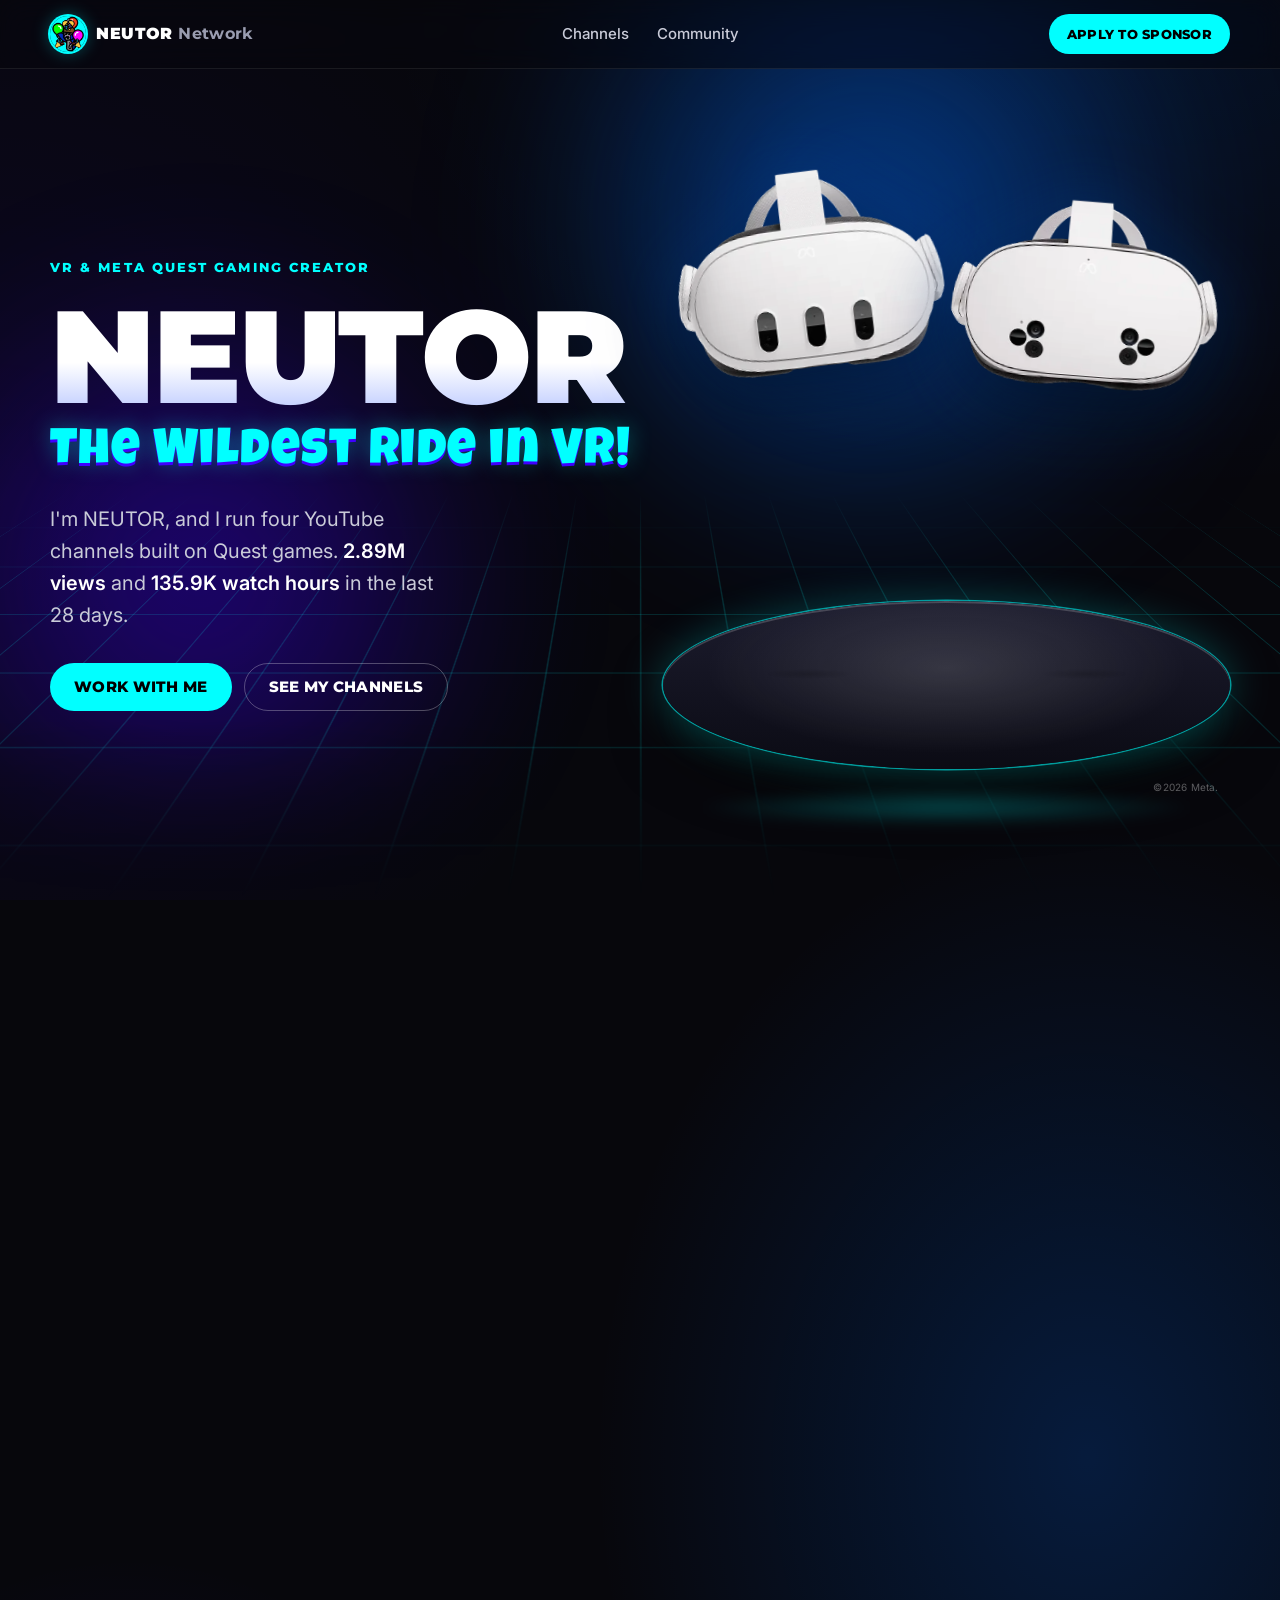
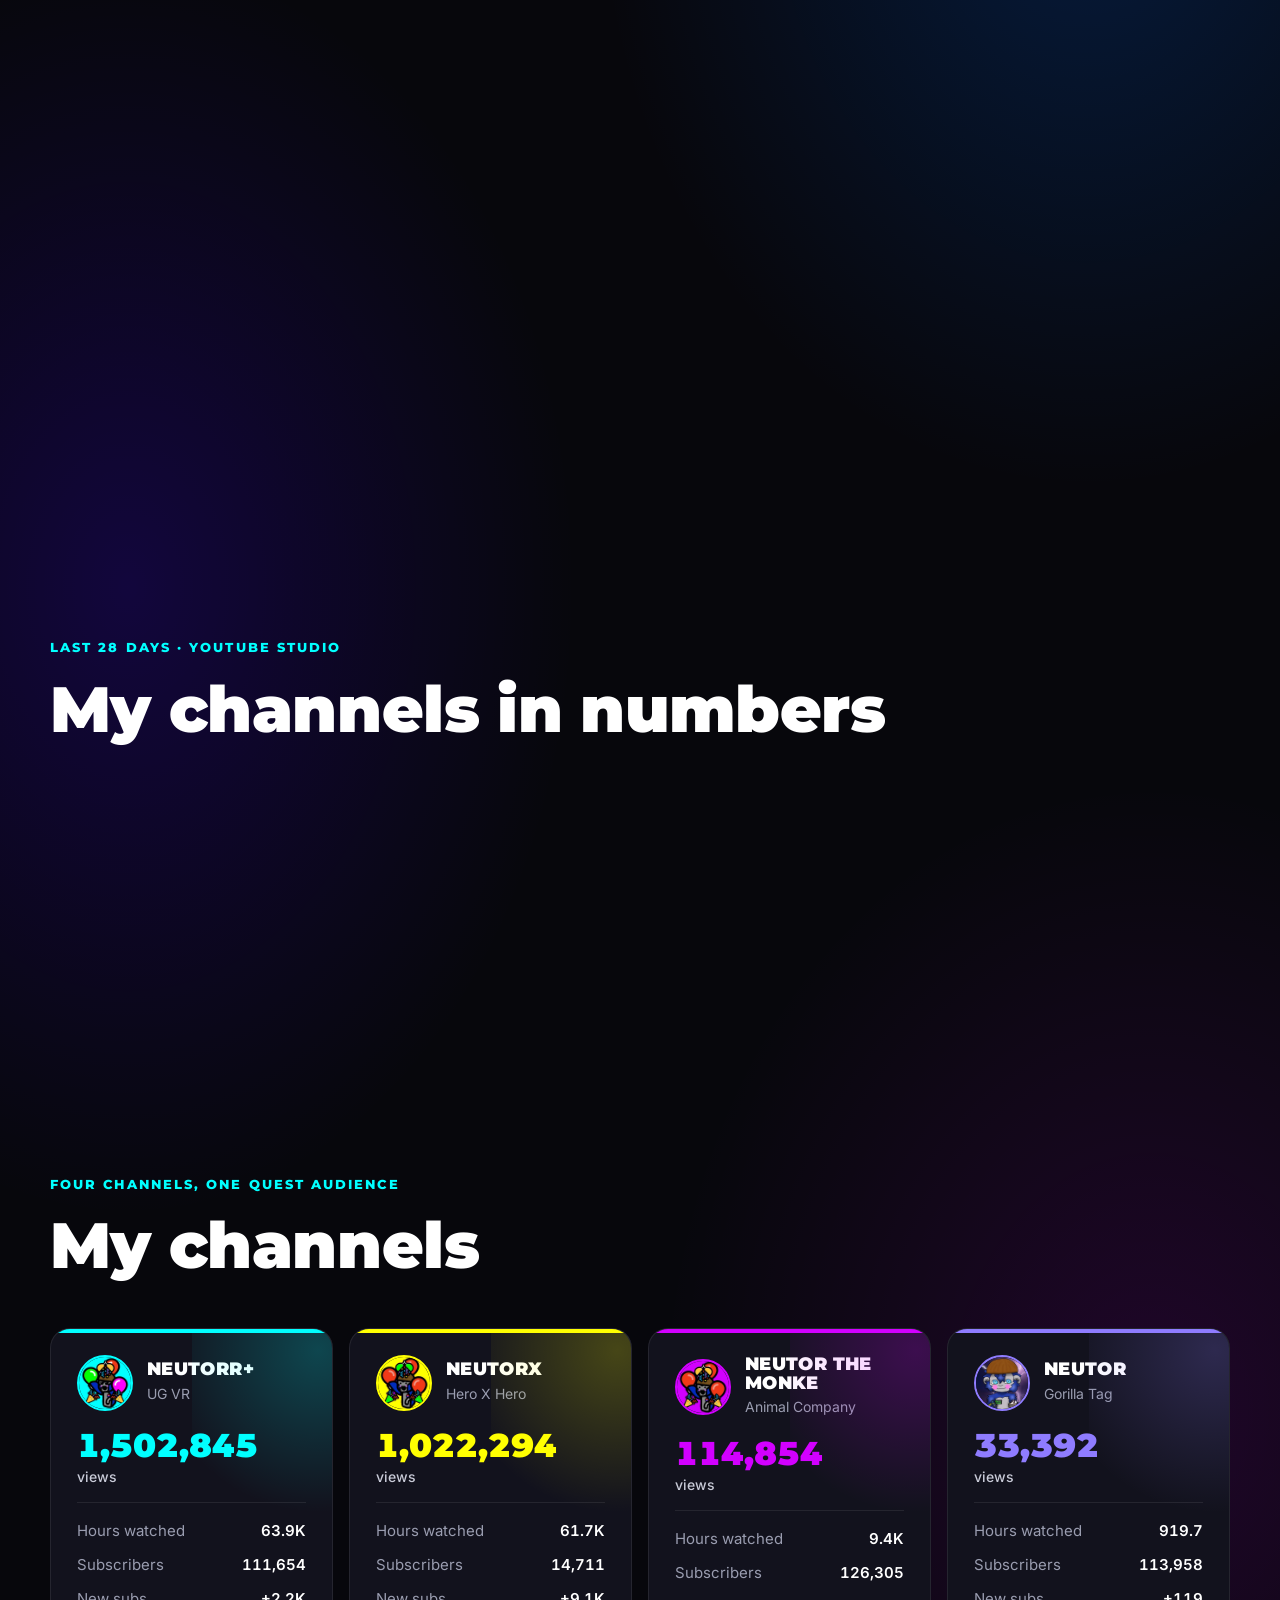
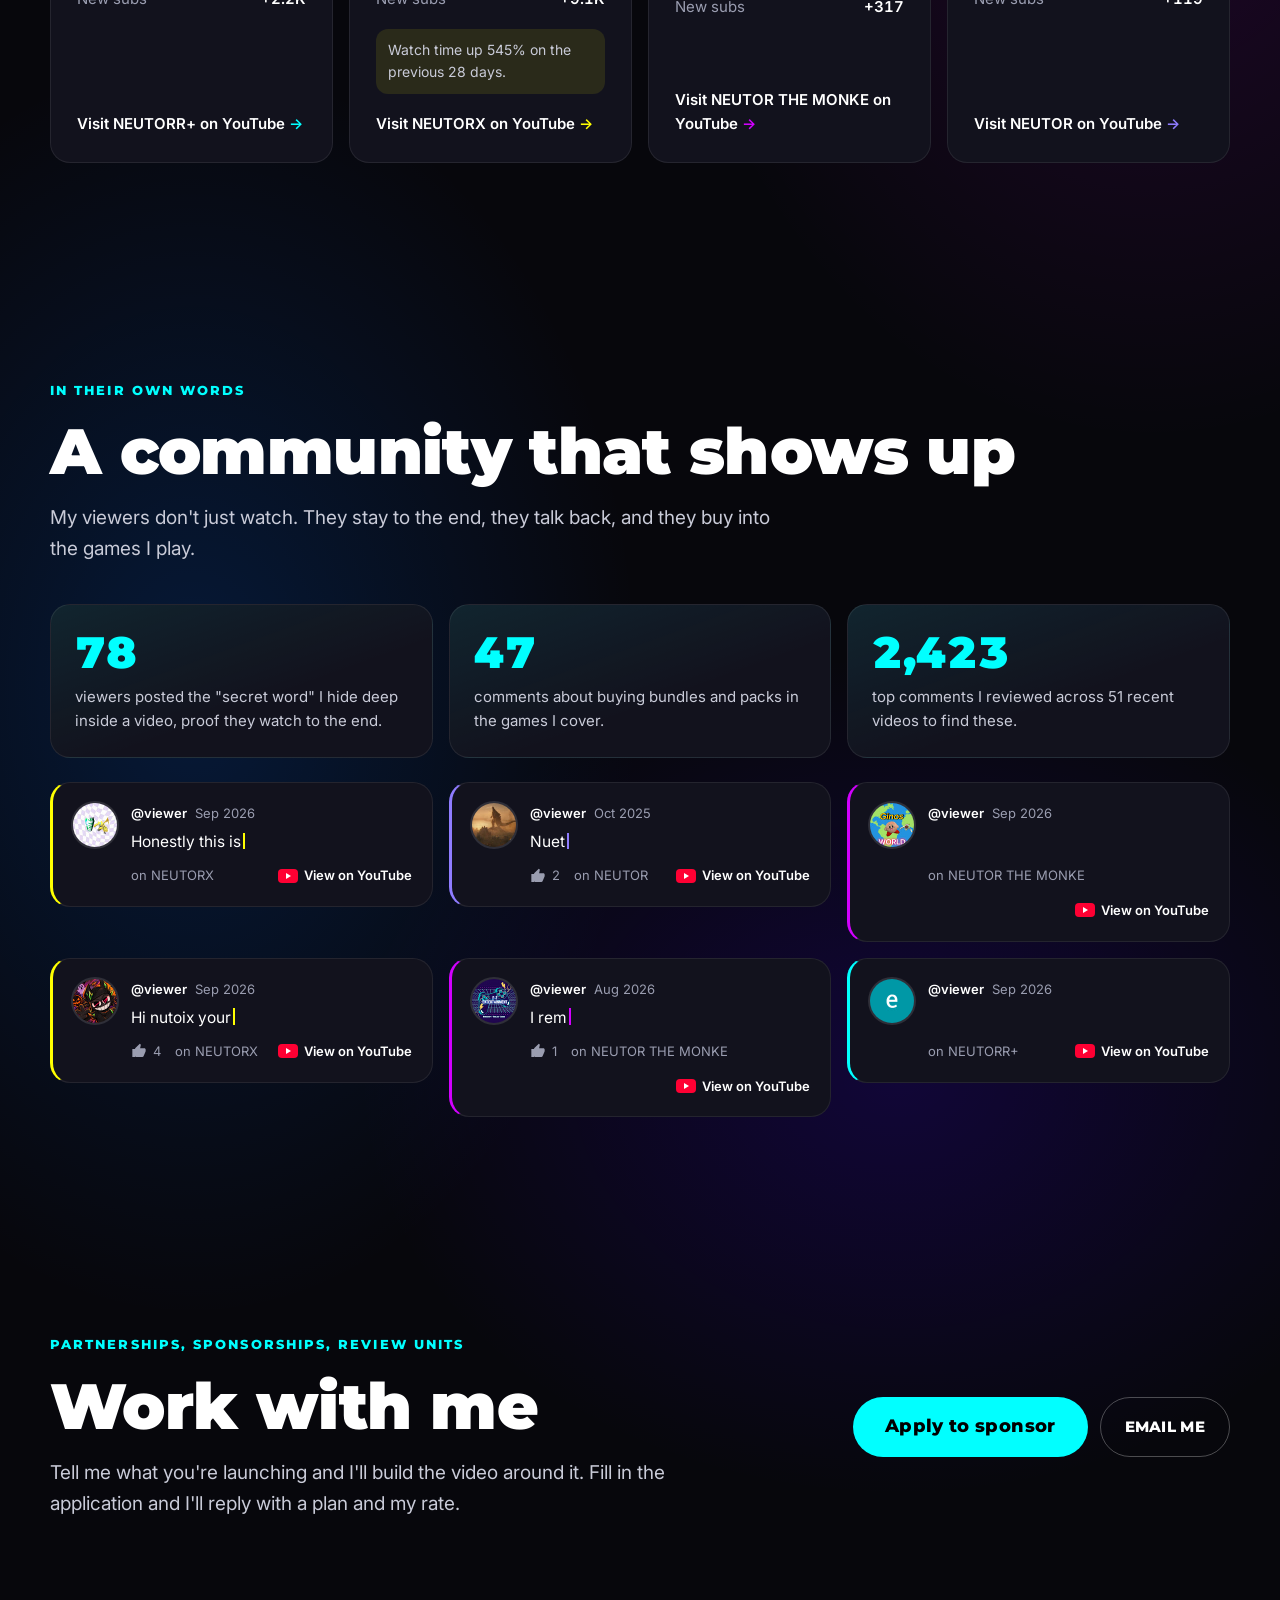
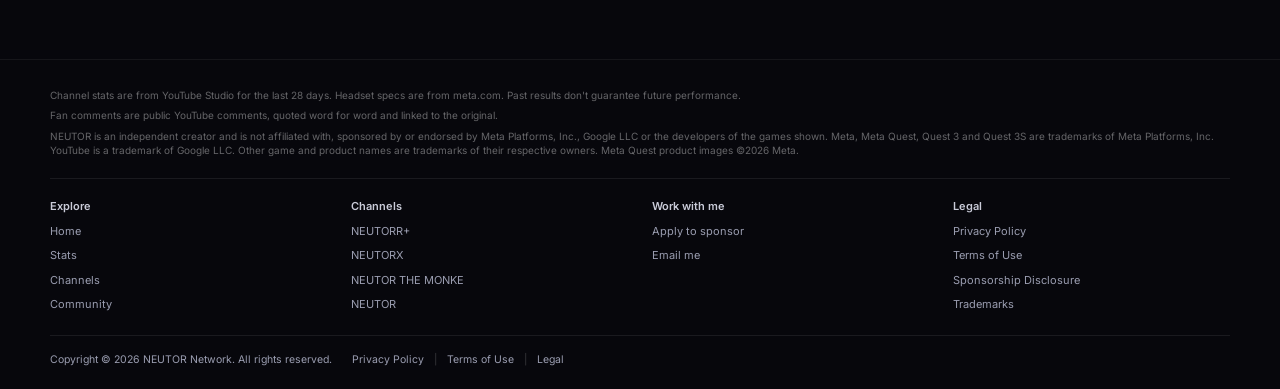
<file: index.html>
<!doctype html>
<html lang="en">
<head>
  <meta charset="utf-8">
  <meta name="viewport" content="width=device-width, initial-scale=1">
  <title>NEUTOR | VR &amp; Meta Quest Gaming Creator</title>
  <meta name="description" content="NEUTOR runs four YouTube channels covering UG VR, Hero X Hero, Animal Company and Gorilla Tag on Meta Quest: 2.89M views and 135.9K watch hours in the last 28 days.">
  <meta name="theme-color" content="#07070c">
  <meta property="og:title" content="NEUTOR | VR &amp; Meta Quest Gaming Creator">
  <meta property="og:description" content="Four Quest gaming channels. 2.89M views and 135.9K watch hours in the last 28 days.">
  <meta property="og:type" content="website">
  <link rel="icon" type="image/png" href="assets/favicon.png">
  <link rel="preconnect" href="https://fonts.googleapis.com">
  <link rel="preconnect" href="https://fonts.gstatic.com" crossorigin>
  <link href="https://fonts.googleapis.com/css2?family=Inter:wght@400;500;600&family=Luckiest+Guy&family=Montserrat:wght@700;800;900&display=swap" rel="stylesheet">
  <!-- Headline style switch: add ?title=network to the URL for the original "NEUTOR Network" headline -->
  <script>if (/[?&]title=network\b/.test(location.search)) document.documentElement.classList.add("title-network");</script>
  <link rel="stylesheet" href="styles.css?v=20261007a">
</head>
<body>
  <a class="skip-link" href="#main">Skip to content</a>

  <header class="site-header">
    <div class="wrap header-inner">
      <a class="brand" href="#top" aria-label="NEUTOR Network, back to top">
        <img class="brand-mark" src="assets/pfp-neutorr-plus.webp" width="36" height="36" alt="">
        <span class="brand-text">NEUTOR <span>Network</span></span>
      </a>
      <nav aria-label="Main">
        <ul class="nav-list">
          <li><a href="#channels">Channels</a></li>
          <li><a href="#community">Community</a></li>
        </ul>
      </nav>
      <a class="btn btn-primary btn-sm" href="apply.html">Apply to sponsor</a>
    </div>
  </header>

  <main id="main">
    <!-- HERO: headsets float, then drop onto the platform as you scroll -->
    <section class="scene" id="top" aria-labelledby="hero-title">
      <div class="scene-sticky">
        <div class="scene-bg" aria-hidden="true">
          <div class="glow glow-blue"></div>
          <div class="glow glow-indigo"></div>
          <div class="floor"></div>
        </div>

        <div class="wrap scene-grid">
          <div class="hero-copy">
            <p class="eyebrow">VR &amp; Meta Quest gaming creator</p>
            <div class="hero-lockup">
            <h1 id="hero-title" class="hero-title"><span class="t-new">NEUTOR</span><span class="t-classic">NEUTOR <br>Network</span></h1>
            <p class="hero-tagline t-new">The Wildest Ride in VR!</p>
            </div>
            <p class="hero-lead">I'm NEUTOR, and I run four YouTube channels built on Quest games. <strong>2.89M views</strong> and <strong>135.9K watch hours</strong> in the last 28 days.</p>
            <div class="hero-actions">
              <a class="btn btn-primary" href="#contact">Work with me</a>
              <a class="btn btn-ghost" href="#channels">See my channels</a>
            </div>
          </div>

          <div class="stage">
            <figure class="headset" data-headset="0">
              <div class="headset-body">
                <div class="flip" tabindex="0">
                  <div class="flip-inner">
                    <div class="flip-front">
                      <img src="assets/quest-3.webp" width="392" height="294" alt="Meta Quest 3 headset." decoding="async" fetchpriority="high">
                      <span class="spec-badge" aria-hidden="true">i</span>
                    </div>
                    <div class="flip-back" aria-hidden="true">
                      <p class="flip-title">Meta Quest 3</p>
                      <dl class="spec">
                        <div><dt>Display</dt><dd>2064 × 2208 / eye</dd></div>
                        <div><dt>Lenses</dt><dd>Pancake</dd></div>
                        <div><dt>Field of view</dt><dd>110° horizontal</dd></div>
                        <div><dt>Chip</dt><dd>XR2 Gen 2 · 8GB</dd></div>
                        <div><dt>Storage</dt><dd>512GB</dd></div>
                      </dl>
                      <p class="flip-why">30% more pixels and a wider view than 3S.</p>
                    </div>
                  </div>
                </div>
              </div>
              <div class="headset-shadow" aria-hidden="true"></div>
              <figcaption class="headset-label">Meta Quest 3</figcaption>
            </figure>
            <figure class="headset" data-headset="1">
              <div class="headset-body">
                <div class="flip" tabindex="0">
                  <div class="flip-inner">
                    <div class="flip-front">
                      <img src="assets/quest-3s.webp" width="407" height="284" alt="Meta Quest 3S headset." decoding="async">
                      <span class="spec-badge" aria-hidden="true">i</span>
                    </div>
                    <div class="flip-back" aria-hidden="true">
                      <p class="flip-title">Meta Quest 3S</p>
                      <dl class="spec">
                        <div><dt>Display</dt><dd>1832 × 1920 / eye</dd></div>
                        <div><dt>Lenses</dt><dd>Fresnel</dd></div>
                        <div><dt>Field of view</dt><dd>96° horizontal</dd></div>
                        <div><dt>Chip</dt><dd>XR2 Gen 2 · 8GB</dd></div>
                        <div><dt>Storage</dt><dd>128GB / 256GB</dd></div>
                      </dl>
                      <p class="flip-why">Same chip as Quest 3 at a lower price.</p>
                    </div>
                  </div>
                </div>
              </div>
              <div class="headset-shadow" aria-hidden="true"></div>
              <figcaption class="headset-label">Meta Quest 3S</figcaption>
            </figure>
            <p class="img-credit">©2026 Meta.</p>
            <div class="platform" aria-hidden="true">
              <div class="platform-top"></div>
              <div class="platform-ring"></div>
            </div>
          </div>
        </div>
      </div>
    </section>

    <!-- NUMBERS -->
    <section class="section numbers" id="numbers" aria-labelledby="numbers-title">
      <div class="wrap">
        <p class="eyebrow">Last 28 days · YouTube Studio</p>
        <h2 id="numbers-title" class="section-title">My channels in numbers</h2>
        <ul class="stat-grid" role="list">
          <li class="stat stat-cyan">
            <span class="stat-value" aria-hidden="true" data-count="2893947" data-format="int">2,893,947</span>
            <span class="visually-hidden">2,893,947</span>
            <span class="stat-label">views across all four channels</span>
          </li>
          <li class="stat">
            <span class="stat-value" aria-hidden="true" data-count="135.9" data-format="k1">135.9K</span>
            <span class="visually-hidden">135.9 thousand</span>
            <span class="stat-label">hours watched across all four channels</span>
          </li>
          <li class="stat">
            <span class="stat-value" aria-hidden="true" data-count="366628" data-format="int">366,628</span>
            <span class="visually-hidden">366,628</span>
            <span class="stat-label">combined subscribers</span>
          </li>
          <li class="stat">
            <span class="stat-value" aria-hidden="true" data-count="11.7" data-format="k1plus">+11.7K</span>
            <span class="visually-hidden">11.7 thousand</span>
            <span class="stat-label">new subscribers this month</span>
          </li>
        </ul>
      </div>
    </section>

    <!-- CHANNELS -->
    <section class="section channels" id="channels" aria-labelledby="channels-title">
      <div class="wrap">
        <p class="eyebrow">Four channels, one Quest audience</p>
        <h2 id="channels-title" class="section-title">My channels</h2>
        <ul class="channel-grid" role="list">
          <li class="channel" style="--accent:#01ffff">
            <div class="channel-head">
              <img class="avatar" src="assets/pfp-neutorr-plus.webp" width="56" height="56" alt="">
              <div>
                <h3 class="channel-name">NEUTORR+</h3>
                <p class="channel-game">UG VR</p>
              </div>
            </div>
            <p class="channel-big"><span data-count="1626814" data-format="int" aria-hidden="true">1,626,814</span><span class="visually-hidden">1,626,814</span> <span class="unit">views</span></p>
            <dl class="channel-stats">
              <div><dt>Hours watched</dt><dd>63.9K</dd></div>
              <div><dt>Subscribers</dt><dd>111,654</dd></div>
              <div><dt>New subs</dt><dd>+2.2K</dd></div>
            </dl>
            <a class="channel-link" href="https://www.youtube.com/@NEUTOR_VRR" target="_blank" rel="noopener">Visit NEUTORR+ on YouTube<span class="visually-hidden"> (opens in a new tab)</span></a>
          </li>

          <li class="channel" style="--accent:#ffff01">
            <div class="channel-head">
              <img class="avatar" src="assets/pfp-neutorx.webp" width="56" height="56" alt="">
              <div>
                <h3 class="channel-name">NEUTORX</h3>
                <p class="channel-game">Hero X Hero</p>
              </div>
            </div>
            <p class="channel-big"><span data-count="1106654" data-format="int" aria-hidden="true">1,106,654</span><span class="visually-hidden">1,106,654</span> <span class="unit">views</span></p>
            <dl class="channel-stats">
              <div><dt>Hours watched</dt><dd>61.7K</dd></div>
              <div><dt>Subscribers</dt><dd>14,711</dd></div>
              <div><dt>New subs</dt><dd>+9.1K</dd></div>
            </dl>
            <p class="channel-note">Watch time up 545% on the previous 28 days.</p>
            <a class="channel-link" href="https://www.youtube.com/channel/UCPEXOtn9LpLbzVFnzu2Xq4A" target="_blank" rel="noopener">Visit NEUTORX on YouTube<span class="visually-hidden"> (opens in a new tab)</span></a>
          </li>

          <li class="channel" style="--accent:#d200ff">
            <div class="channel-head">
              <img class="avatar" src="assets/pfp-neutor-the-monke.webp" width="56" height="56" alt="">
              <div>
                <h3 class="channel-name">NEUTOR THE MONKE</h3>
                <p class="channel-game">Animal Company</p>
              </div>
            </div>
            <p class="channel-big"><span data-count="124332" data-format="int" aria-hidden="true">124,332</span><span class="visually-hidden">124,332</span> <span class="unit">views</span></p>
            <dl class="channel-stats">
              <div><dt>Hours watched</dt><dd>9.4K</dd></div>
              <div><dt>Subscribers</dt><dd>126,305</dd></div>
              <div><dt>New subs</dt><dd>+317</dd></div>
            </dl>
            <a class="channel-link" href="https://www.youtube.com/@NEUTORTHEMONKE" target="_blank" rel="noopener">Visit NEUTOR THE MONKE on YouTube<span class="visually-hidden"> (opens in a new tab)</span></a>
          </li>

          <li class="channel" style="--accent:#8f7cff">
            <div class="channel-head">
              <img class="avatar" src="assets/pfp-neutor.webp" width="56" height="56" alt="">
              <div>
                <h3 class="channel-name">NEUTOR</h3>
                <p class="channel-game">Gorilla Tag</p>
              </div>
            </div>
            <p class="channel-big"><span data-count="36147" data-format="int" aria-hidden="true">36,147</span><span class="visually-hidden">36,147</span> <span class="unit">views</span></p>
            <dl class="channel-stats">
              <div><dt>Hours watched</dt><dd>919.7</dd></div>
              <div><dt>Subscribers</dt><dd>113,958</dd></div>
              <div><dt>New subs</dt><dd>+119</dd></div>
            </dl>
            <a class="channel-link" href="https://www.youtube.com/@NEUTOR_VR" target="_blank" rel="noopener">Visit NEUTOR on YouTube<span class="visually-hidden"> (opens in a new tab)</span></a>
          </li>
        </ul>
      </div>
    </section>

    <!-- COMMUNITY -->
    <section class="section community" id="community" aria-labelledby="community-title">
      <div class="wrap">
        <p class="eyebrow">In their own words</p>
        <h2 id="community-title" class="section-title">A community that shows up</h2>
        <p class="section-lead">My viewers don't just watch. They stay to the end, they talk back, and they buy into the games I play.</p>

        <ul class="signal-grid" role="list">
          <li class="signal"><strong><span data-count="82" data-format="int" aria-hidden="true">82</span><span class="visually-hidden">82</span></strong><span>viewers posted the "secret word" I hide deep inside a video, proof they watch to the end.</span></li>
          <li class="signal"><strong><span data-count="49" data-format="int" aria-hidden="true">49</span><span class="visually-hidden">49</span></strong><span>comments about buying bundles and packs in the games I cover.</span></li>
          <li class="signal"><strong><span data-count="2755" data-format="int" aria-hidden="true">2,755</span><span class="visually-hidden">2,755</span></strong><span>top comments I reviewed across 51 recent videos to find these.</span></li>
        </ul>

        <ul class="yt-grid" role="list">
          <li class="yt" style="--qc:#ffff01">
            <img class="yt-avatar" src="assets/fans/Ugx8g8dkWu.jpg?v=2" width="44" height="44" alt="">
            <div class="yt-body">
              <p class="yt-meta"><span class="yt-user">@viewer</span><span class="yt-time">Sep 2026</span></p>
              <p class="yt-text"><span class="visually-hidden">Honestly this is the best hero x hero video I’ve seen ever. Keep up the good work!</span><span class="type" aria-hidden="true">Honestly this is the best hero x hero video I’ve seen ever. Keep up the good work!</span></p>
              <div class="yt-foot"><span class="yt-on">on NEUTORX</span><a class="yt-proof" href="https://www.youtube.com/watch?v=4O1H6wQLwYI&amp;lc=Ugx8g8dkWuzJWlMf_1N4AaABAg" target="_blank" rel="noopener">View on YouTube<span class="visually-hidden"> (opens in a new tab)</span></a></div>
            </div>
          </li>
          <li class="yt" style="--qc:#8f7cff">
            <img class="yt-avatar" src="assets/fans/UgyqZwnBmy.jpg?v=2" width="44" height="44" alt="">
            <div class="yt-body">
              <p class="yt-meta"><span class="yt-user">@viewer</span><span class="yt-time">Oct 2025</span></p>
              <p class="yt-text"><span class="visually-hidden">Nuetor I’ve been watching since under 40k</span><span class="type" aria-hidden="true">Nuetor I’ve been watching since under 40k</span></p>
              <div class="yt-foot"><span class="yt-like" aria-label="2 likes">2</span><span class="yt-on">on NEUTOR</span><a class="yt-proof" href="https://www.youtube.com/watch?v=J7H229vD33g&amp;lc=UgyqZwnBmyjEBhxUBEl4AaABAg" target="_blank" rel="noopener">View on YouTube<span class="visually-hidden"> (opens in a new tab)</span></a></div>
            </div>
          </li>
          <li class="yt" style="--qc:#d200ff">
            <img class="yt-avatar" src="assets/fans/UgwAx_7qbD.jpg?v=2" width="44" height="44" alt="">
            <div class="yt-body">
              <p class="yt-meta"><span class="yt-user">@viewer</span><span class="yt-time">Sep 2026</span></p>
              <p class="yt-text"><span class="visually-hidden">Bro I GOT THE NEW CHAMPION BUNDLE IM SOO HAPPY AND THE FROG!!! 🐸</span><span class="type" aria-hidden="true">Bro I GOT THE NEW CHAMPION BUNDLE IM SOO HAPPY AND THE FROG!!! 🐸</span></p>
              <div class="yt-foot"><span class="yt-on">on NEUTOR THE MONKE</span><a class="yt-proof" href="https://www.youtube.com/watch?v=LBJOrft7ozw&amp;lc=UgwAx_7qbD0zz7yg1RJ4AaABAg" target="_blank" rel="noopener">View on YouTube<span class="visually-hidden"> (opens in a new tab)</span></a></div>
            </div>
          </li>
          <li class="yt" style="--qc:#ffff01">
            <img class="yt-avatar" src="assets/fans/UgwZvmIXsg.jpg?v=2" width="44" height="44" alt="">
            <div class="yt-body">
              <p class="yt-meta"><span class="yt-user">@viewer</span><span class="yt-time">Sep 2026</span></p>
              <p class="yt-text"><span class="visually-hidden">Hi nutoix your my favorite heroxhero and ug youtuber</span><span class="type" aria-hidden="true">Hi nutoix your my favorite heroxhero and ug youtuber</span></p>
              <div class="yt-foot"><span class="yt-like" aria-label="4 likes">4</span><span class="yt-on">on NEUTORX</span><a class="yt-proof" href="https://www.youtube.com/watch?v=8KOoPzQmo18&amp;lc=UgwZvmIXsgcwEBAclhB4AaABAg" target="_blank" rel="noopener">View on YouTube<span class="visually-hidden"> (opens in a new tab)</span></a></div>
            </div>
          </li>
          <li class="yt" style="--qc:#d200ff">
            <img class="yt-avatar" src="assets/fans/Ugw7Bv4qz9.jpg?v=2" width="44" height="44" alt="">
            <div class="yt-body">
              <p class="yt-meta"><span class="yt-user">@viewer</span><span class="yt-time">Aug 2026</span></p>
              <p class="yt-text"><span class="visually-hidden">I remember watching you when I started playing animal company in the og map Christmas update / the tech tree update</span><span class="type" aria-hidden="true">I remember watching you when I started playing animal company in the og map Christmas update / the tech tree update</span></p>
              <div class="yt-foot"><span class="yt-like" aria-label="1 like">1</span><span class="yt-on">on NEUTOR THE MONKE</span><a class="yt-proof" href="https://www.youtube.com/watch?v=rBsqrngrNnk&amp;lc=Ugw7Bv4qz9QypkUr84B4AaABAg" target="_blank" rel="noopener">View on YouTube<span class="visually-hidden"> (opens in a new tab)</span></a></div>
            </div>
          </li>
          <li class="yt" style="--qc:#01ffff">
            <img class="yt-avatar" src="assets/fans/Ugxk09FBcP.jpg?v=2" width="44" height="44" alt="">
            <div class="yt-body">
              <p class="yt-meta"><span class="yt-user">@viewer</span><span class="yt-time">Sep 2026</span></p>
              <p class="yt-text"><span class="visually-hidden">yo neutorr I love you content keep going with you vids</span><span class="type" aria-hidden="true">yo neutorr I love you content keep going with you vids</span></p>
              <div class="yt-foot"><span class="yt-on">on NEUTORR+</span><a class="yt-proof" href="https://www.youtube.com/watch?v=lTWf1QmLtT0&amp;lc=Ugxk09FBcPBrubTXJI14AaABAg" target="_blank" rel="noopener">View on YouTube<span class="visually-hidden"> (opens in a new tab)</span></a></div>
            </div>
          </li>
        </ul>
      </div>
    </section>

    <!-- CONTACT -->
    <section class="section contact" id="contact" aria-labelledby="contact-title">
      <div class="wrap contact-inner">
        <div>
          <p class="eyebrow">Partnerships, sponsorships, review units</p>
          <h2 id="contact-title" class="section-title">Work with me</h2>
          <p class="section-lead">Tell me what you're launching and I'll build the video around it. Fill in the application and I'll reply with a plan and my rate.</p>
        </div>
        <div class="contact-actions">
          <a class="btn btn-primary btn-lg" href="apply.html">Apply to sponsor</a>
          <a class="btn btn-ghost" href="mailto:neutor22@gmail.com?subject=Partnership%20with%20NEUTOR">Email me</a>
        </div>
      </div>
    </section>
  </main>

  <footer class="site-footer">
    <div class="wrap">
      <div class="footer-notes">
        <p>Channel stats are from YouTube Studio for the last 28 days. Headset specs are from meta.com. Past results don't guarantee future performance.</p>
        <p>Fan comments are public YouTube comments, quoted word for word and linked to the original.</p>
        <p>NEUTOR is an independent creator and is not affiliated with, sponsored by or endorsed by Meta Platforms, Inc., Google LLC or the developers of the games shown. Meta, Meta Quest, Quest 3 and Quest 3S are trademarks of Meta Platforms, Inc. YouTube is a trademark of Google LLC. Other game and product names are trademarks of their respective owners. Meta Quest product images ©2026 Meta.</p>
      </div>

      <nav class="footer-directory" aria-label="Footer">
        <div class="footer-col">
          <h2>Explore</h2>
          <ul>
            <li><a href="#top">Home</a></li>
            <li><a href="#numbers">Stats</a></li>
            <li><a href="#channels">Channels</a></li>
            <li><a href="#community">Community</a></li>
          </ul>
        </div>
        <div class="footer-col">
          <h2>Channels</h2>
          <ul>
            <li><a href="https://www.youtube.com/@NEUTOR_VRR" target="_blank" rel="noopener">NEUTORR+ <span class="visually-hidden">(opens in a new tab)</span></a></li>
            <li><a href="https://www.youtube.com/channel/UCPEXOtn9LpLbzVFnzu2Xq4A" target="_blank" rel="noopener">NEUTORX <span class="visually-hidden">(opens in a new tab)</span></a></li>
            <li><a href="https://www.youtube.com/@NEUTORTHEMONKE" target="_blank" rel="noopener">NEUTOR THE MONKE <span class="visually-hidden">(opens in a new tab)</span></a></li>
            <li><a href="https://www.youtube.com/@NEUTOR_VR" target="_blank" rel="noopener">NEUTOR <span class="visually-hidden">(opens in a new tab)</span></a></li>
          </ul>
        </div>
        <div class="footer-col">
          <h2>Work with me</h2>
          <ul>
            <li><a href="apply.html">Apply to sponsor</a></li>
            <li><a href="mailto:neutor22@gmail.com?subject=Partnership%20with%20NEUTOR">Email me</a></li>
          </ul>
        </div>
        <div class="footer-col">
          <h2>Legal</h2>
          <ul>
            <li><a href="legal.html#privacy">Privacy Policy</a></li>
            <li><a href="legal.html#terms">Terms of Use</a></li>
            <li><a href="legal.html#disclosure">Sponsorship Disclosure</a></li>
            <li><a href="legal.html#trademarks">Trademarks</a></li>
          </ul>
        </div>
      </nav>

      <div class="footer-legal">
        <p class="footer-copy">Copyright © 2026 NEUTOR Network. All rights reserved.</p>
        <ul class="footer-links">
          <li><a href="legal.html#privacy">Privacy Policy</a></li>
          <li><a href="legal.html#terms">Terms of Use</a></li>
          <li><a href="legal.html">Legal</a></li>
        </ul>
      </div>
    </div>
  </footer>

  <script src="script.js?v=20261007a" defer></script>
</body>
</html>
</file>
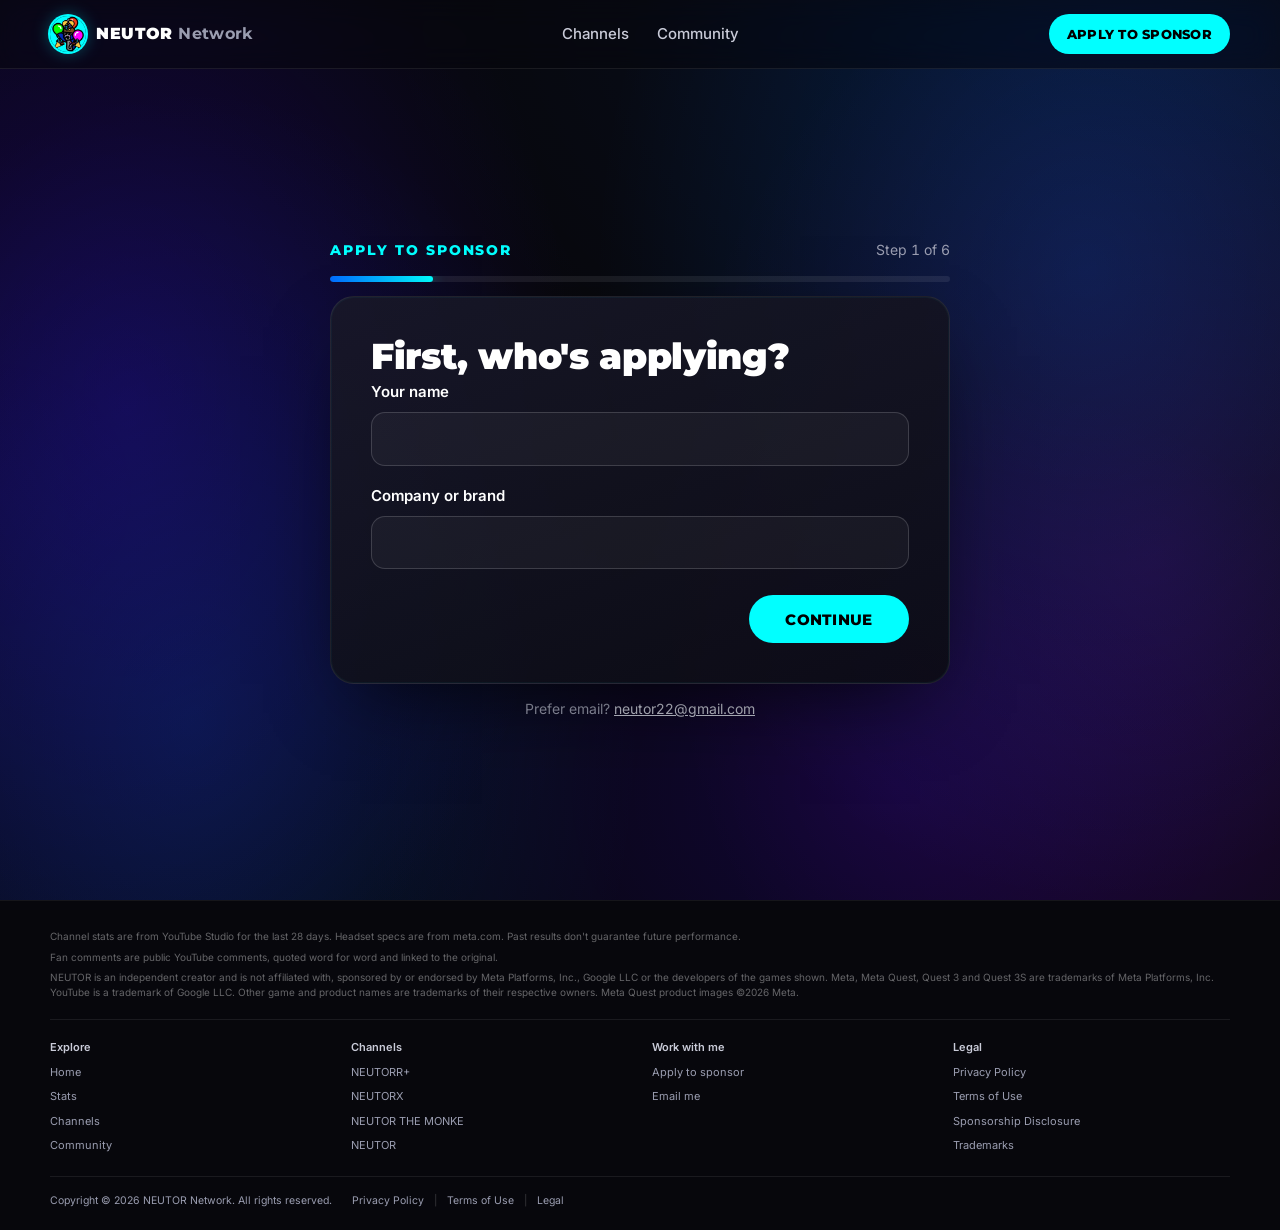
<file: apply.html>
<!doctype html>
<html lang="en">
<head>
  <meta charset="utf-8">
  <meta name="viewport" content="width=device-width, initial-scale=1">
  <title>Apply to Sponsor | NEUTOR</title>
  <meta name="description" content="Apply to sponsor NEUTOR: four Meta Quest gaming channels with 2.89M views in the last 28 days.">
  <meta name="theme-color" content="#07070c">
  <meta property="og:title" content="NEUTOR | VR &amp; Meta Quest Gaming Creator">
  <meta property="og:description" content="Four Quest gaming channels. 2.89M views and 135.9K watch hours in the last 28 days.">
  <meta property="og:type" content="website">
  <link rel="icon" type="image/png" href="assets/favicon.png">
  <link rel="preconnect" href="https://fonts.googleapis.com">
  <link rel="preconnect" href="https://fonts.gstatic.com" crossorigin>
  <link href="https://fonts.googleapis.com/css2?family=Inter:wght@400;500;600&family=Luckiest+Guy&family=Montserrat:wght@700;800;900&display=swap" rel="stylesheet">
  <!-- Headline style switch: add ?title=network to the URL for the original "NEUTOR Network" headline -->
  <script>if (/[?&]title=network\b/.test(location.search)) document.documentElement.classList.add("title-network");</script>
  <link rel="stylesheet" href="styles.css?v=20261007a">
</head>
<body>
  <a class="skip-link" href="#main">Skip to content</a>

  <header class="site-header">
    <div class="wrap header-inner">
      <a class="brand" href="index.html" aria-label="NEUTOR Network, home">
        <img class="brand-mark" src="assets/pfp-neutorr-plus.webp" width="36" height="36" alt="">
        <span class="brand-text">NEUTOR <span>Network</span></span>
      </a>
      <nav aria-label="Main">
        <ul class="nav-list">
          <li><a href="index.html#channels">Channels</a></li>
          <li><a href="index.html#community">Community</a></li>
        </ul>
      </nav>
      <a class="btn btn-primary btn-sm" href="apply.html">Apply to sponsor</a>
    </div>
  </header>

  <main id="main">
    <!-- Sponsor application: one short step at a time, posts to a Google Form; responses land in a private sheet -->
    <section class="apply-flow" id="apply" aria-labelledby="apply-title">
      <div class="flow-wrap">
        <div class="flow-top">
          <h1 id="apply-title" class="flow-kicker">Apply to sponsor</h1>
          <p class="flow-count" id="flow-count" aria-live="polite">Step 1 of 6</p>
        </div>
        <div class="flow-bar" role="progressbar" aria-label="Application progress" aria-valuemin="1" aria-valuemax="6" aria-valuenow="1"><span id="flow-bar-fill"></span></div>

        <form class="flow-card" id="apply-form" novalidate method="post"
              action="https://docs.google.com/forms/d/e/1FAIpQLSc5UN7tvf0i0PRQWKR-UboSu9qowMDivx8zA_2ZG1E1q_hohA/formResponse">

          <fieldset class="flow-step" data-step="1">
            <legend class="flow-q" tabindex="-1">First, who's applying?</legend>
            <div class="field"><label for="ap-name">Your name</label><input id="ap-name" name="entry.1010700507" type="text" autocomplete="name" required></div>
            <div class="field"><label for="ap-company">Company or brand</label><input id="ap-company" name="entry.1214005019" type="text" autocomplete="organization" required></div>
          </fieldset>

          <fieldset class="flow-step" data-step="2" hidden>
            <legend class="flow-q" tabindex="-1">Where can I reach you?</legend>
            <div class="field"><label for="ap-email">Work email</label><p class="hint" id="ap-email-hint">A company email gets a faster reply.</p><input id="ap-email" name="entry.231511342" type="email" autocomplete="email" required aria-describedby="ap-email-hint"></div>
            <div class="field"><label for="ap-website">Company website</label><input id="ap-website" name="entry.1244314649" type="text" autocomplete="url" placeholder="yourstudio.com" inputmode="url" data-url required></div>
          </fieldset>

          <fieldset class="flow-step" data-step="3" hidden>
            <legend class="flow-q" tabindex="-1">What are you promoting?</legend>
            <div class="field"><label for="ap-product">Game, headset or product</label><p class="hint" id="ap-product-hint">Its name, a one-line pitch and a link to the store page or trailer.</p><textarea id="ap-product" name="entry.1814895676" rows="3" required aria-describedby="ap-product-hint"></textarea></div>
            <fieldset class="field" data-group data-required><legend>Does it run on Meta Quest 3 / 3S?</legend>
              <div class="checks">
                <label class="check"><input type="radio" name="entry.1815877606" value="Yes, it's on Quest 3 / 3S now"><span>Yes, it's out</span></label>
                <label class="check"><input type="radio" name="entry.1815877606" value="Coming to Quest 3 / 3S soon"><span>Coming soon</span></label>
                <label class="check"><input type="radio" name="entry.1815877606" value="No"><span>No</span></label>
              </div>
            </fieldset>
          </fieldset>

          <fieldset class="flow-step" data-step="4" hidden>
            <legend class="flow-q" tabindex="-1">What would you like me to make?</legend>
            <fieldset class="field" data-group data-required><legend class="visually-hidden">What would you like me to make?</legend><p class="hint">Pick as many as you like.</p>
              <div class="checks">
                <label class="check"><input type="checkbox" name="entry.1456612724" value="Dedicated video"><span>Dedicated video</span></label>
                <label class="check"><input type="checkbox" name="entry.1456612724" value="Integrated segment (60-90 sec)"><span>60–90 sec segment</span></label>
                <label class="check"><input type="checkbox" name="entry.1456612724" value="YouTube Shorts"><span>YouTube Shorts</span></label>
                <label class="check"><input type="checkbox" name="entry.1456612724" value="Livestream"><span>Livestream</span></label>
                <label class="check"><input type="checkbox" name="entry.1456612724" value="Honest review"><span>Honest review</span></label>
                <label class="check"><input type="checkbox" name="entry.1456612724" value="Recommend what works best"><span>You recommend</span></label>
              </div>
            </fieldset>
          </fieldset>

          <fieldset class="flow-step" data-step="5" hidden>
            <legend class="flow-q" tabindex="-1">What's the deal?</legend>
            <p class="flow-sub">I'll send my rate after I review your application.</p>
            <fieldset class="field" data-group data-required><legend>Type of deal</legend>
              <div class="checks">
                <label class="check"><input type="radio" name="entry.1962949812" value="Paid sponsorship"><span>Paid</span></label>
                <label class="check"><input type="radio" name="entry.1962949812" value="Paid sponsorship + product or keys"><span>Paid + product or keys</span></label>
                <label class="check"><input type="radio" name="entry.1962949812" value="Product or keys only"><span>Product or keys only</span></label>
                <label class="check"><input type="radio" name="entry.1962949812" value="Affiliate / revenue share only"><span>Affiliate / rev share</span></label>
              </div>
            </fieldset>
            <fieldset class="field" data-group data-required><legend>When should it go live?</legend>
              <div class="checks">
                <label class="check"><input type="radio" name="entry.1251506500" value="Within 2 weeks"><span>Within 2 weeks</span></label>
                <label class="check"><input type="radio" name="entry.1251506500" value="This month"><span>This month</span></label>
                <label class="check"><input type="radio" name="entry.1251506500" value="In 1-3 months"><span>In 1–3 months</span></label>
                <label class="check"><input type="radio" name="entry.1251506500" value="Flexible"><span>Flexible</span></label>
              </div>
            </fieldset>
          </fieldset>

          <fieldset class="flow-step" data-step="6" hidden>
            <legend class="flow-q" tabindex="-1">Last step</legend>
            <fieldset class="field" data-group data-required><legend class="visually-hidden">Audience check</legend>
              <div class="checks checks-wide">
                <label class="check"><input type="checkbox" name="entry.1164209588" value="My product suits a young gaming audience: no gambling, crypto or NFTs, or adult content."><span>My product suits a young gaming audience: no gambling, crypto or NFTs, or adult content.</span></label>
              </div>
            </fieldset>
            <div class="field"><label for="ap-notes">Anything else? <span class="opt">(optional)</span></label><textarea id="ap-notes" name="entry.634817505" rows="2"></textarea></div>
          </fieldset>

          <div class="hp" aria-hidden="true"><label for="ap-fax">Leave this empty</label><input id="ap-fax" name="fax" type="text" tabindex="-1" autocomplete="off"></div>
          <p class="form-error" id="apply-error" role="alert" hidden></p>

          <div class="flow-nav">
            <button class="btn btn-ghost flow-back" type="button" id="flow-back" hidden>Back</button>
            <button class="btn btn-primary flow-next" type="submit" id="flow-next">Continue</button>
          </div>
        </form>

        <div class="flow-card apply-thanks" id="apply-thanks" tabindex="-1" hidden>
          <h2>Application sent</h2>
          <p id="apply-thanks-text">Thanks! I read every application and reply by email within 5–7 business days if it's a fit, usually sooner.</p>
          <a class="btn btn-ghost" href="index.html">Back to my channels</a>
        </div>

        <p class="flow-alt">Prefer email? <a href="mailto:neutor22@gmail.com?subject=Partnership%20with%20NEUTOR">neutor22@gmail.com</a></p>
      </div>
    </section>

  </main>

  <footer class="site-footer">
    <div class="wrap">
      <div class="footer-notes">
        <p>Channel stats are from YouTube Studio for the last 28 days. Headset specs are from meta.com. Past results don't guarantee future performance.</p>
        <p>Fan comments are public YouTube comments, quoted word for word and linked to the original.</p>
        <p>NEUTOR is an independent creator and is not affiliated with, sponsored by or endorsed by Meta Platforms, Inc., Google LLC or the developers of the games shown. Meta, Meta Quest, Quest 3 and Quest 3S are trademarks of Meta Platforms, Inc. YouTube is a trademark of Google LLC. Other game and product names are trademarks of their respective owners. Meta Quest product images ©2026 Meta.</p>
      </div>

      <nav class="footer-directory" aria-label="Footer">
        <div class="footer-col">
          <h2>Explore</h2>
          <ul>
            <li><a href="index.html#top">Home</a></li>
            <li><a href="index.html#numbers">Stats</a></li>
            <li><a href="index.html#channels">Channels</a></li>
            <li><a href="index.html#community">Community</a></li>
          </ul>
        </div>
        <div class="footer-col">
          <h2>Channels</h2>
          <ul>
            <li><a href="https://www.youtube.com/@NEUTOR_VRR" target="_blank" rel="noopener">NEUTORR+ <span class="visually-hidden">(opens in a new tab)</span></a></li>
            <li><a href="https://www.youtube.com/channel/UCPEXOtn9LpLbzVFnzu2Xq4A" target="_blank" rel="noopener">NEUTORX <span class="visually-hidden">(opens in a new tab)</span></a></li>
            <li><a href="https://www.youtube.com/@NEUTORTHEMONKE" target="_blank" rel="noopener">NEUTOR THE MONKE <span class="visually-hidden">(opens in a new tab)</span></a></li>
            <li><a href="https://www.youtube.com/@NEUTOR_VR" target="_blank" rel="noopener">NEUTOR <span class="visually-hidden">(opens in a new tab)</span></a></li>
          </ul>
        </div>
        <div class="footer-col">
          <h2>Work with me</h2>
          <ul>
            <li><a href="apply.html">Apply to sponsor</a></li>
            <li><a href="mailto:neutor22@gmail.com?subject=Partnership%20with%20NEUTOR">Email me</a></li>
          </ul>
        </div>
        <div class="footer-col">
          <h2>Legal</h2>
          <ul>
            <li><a href="legal.html#privacy">Privacy Policy</a></li>
            <li><a href="legal.html#terms">Terms of Use</a></li>
            <li><a href="legal.html#disclosure">Sponsorship Disclosure</a></li>
            <li><a href="legal.html#trademarks">Trademarks</a></li>
          </ul>
        </div>
      </nav>

      <div class="footer-legal">
        <p class="footer-copy">Copyright © 2026 NEUTOR Network. All rights reserved.</p>
        <ul class="footer-links">
          <li><a href="legal.html#privacy">Privacy Policy</a></li>
          <li><a href="legal.html#terms">Terms of Use</a></li>
          <li><a href="legal.html">Legal</a></li>
        </ul>
      </div>
    </div>
  </footer>

  <script src="script.js?v=20261007a" defer></script>
</body>
</html>
</file>
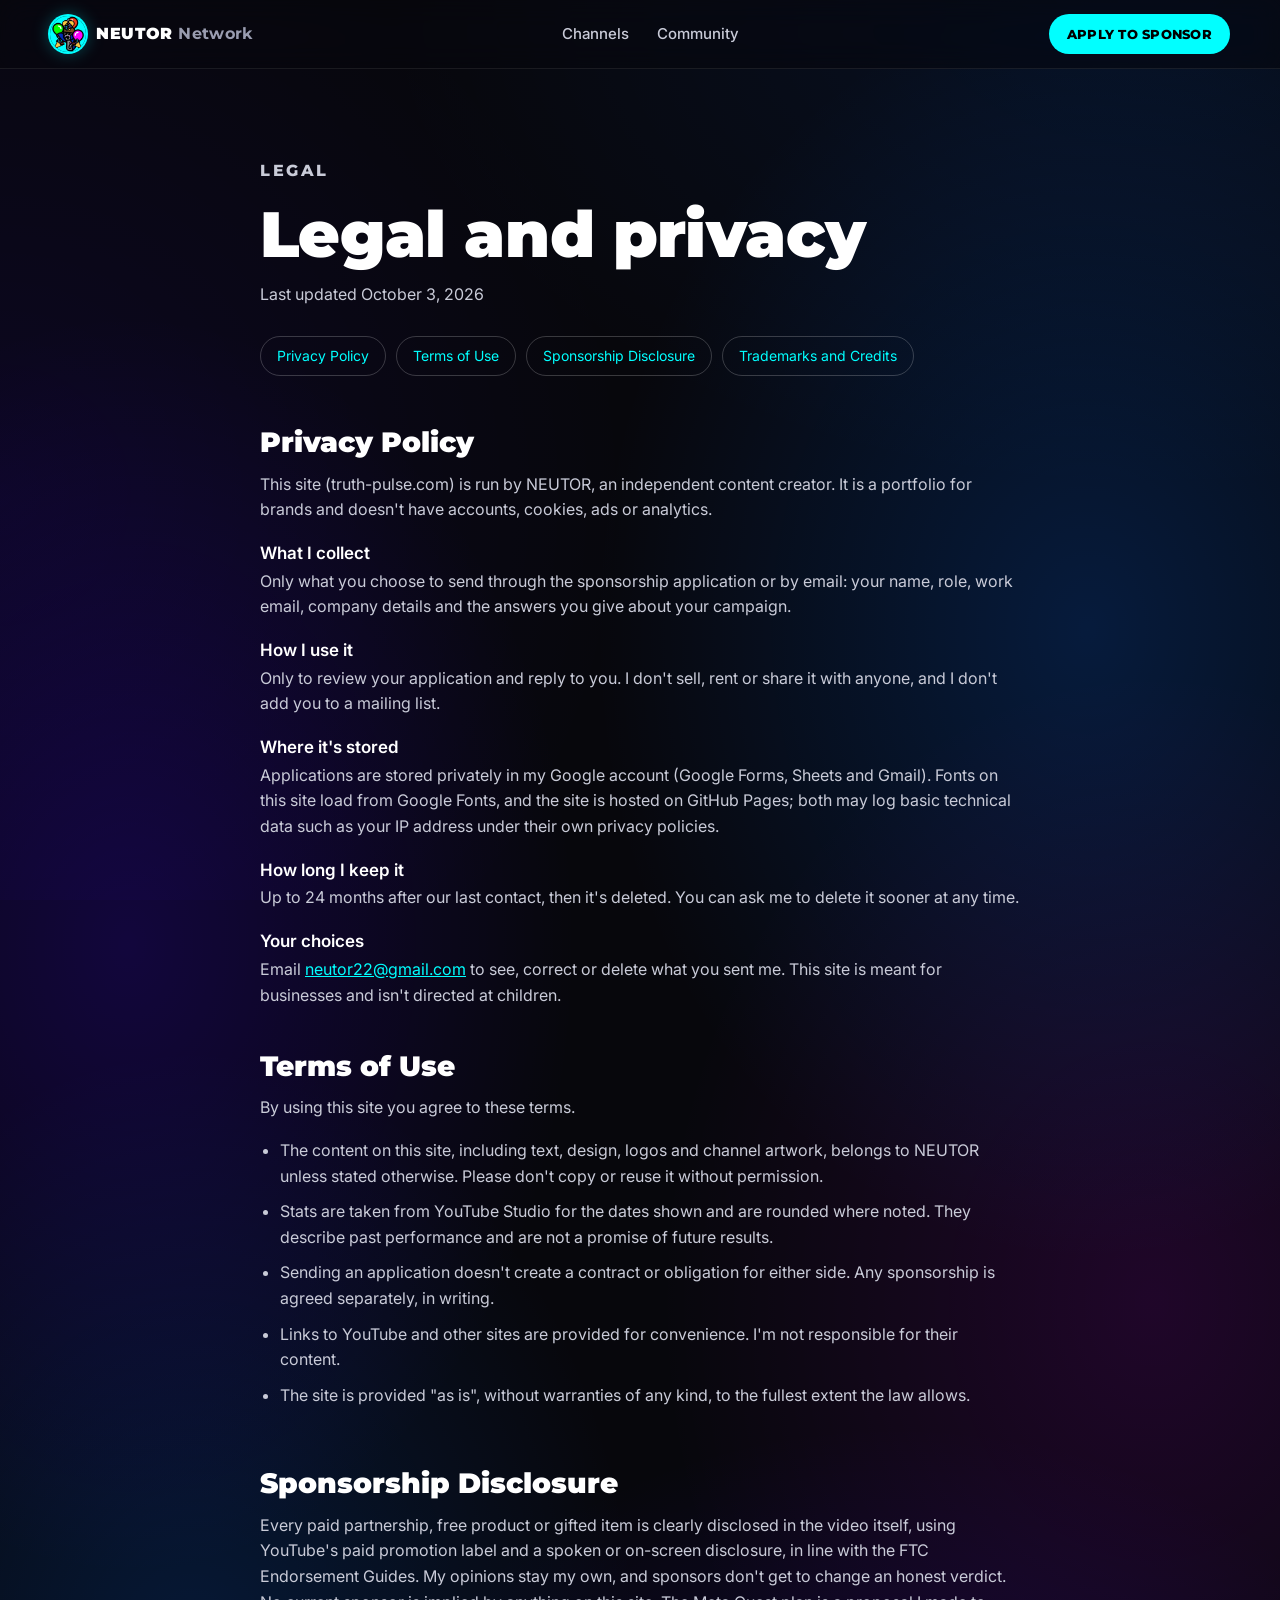
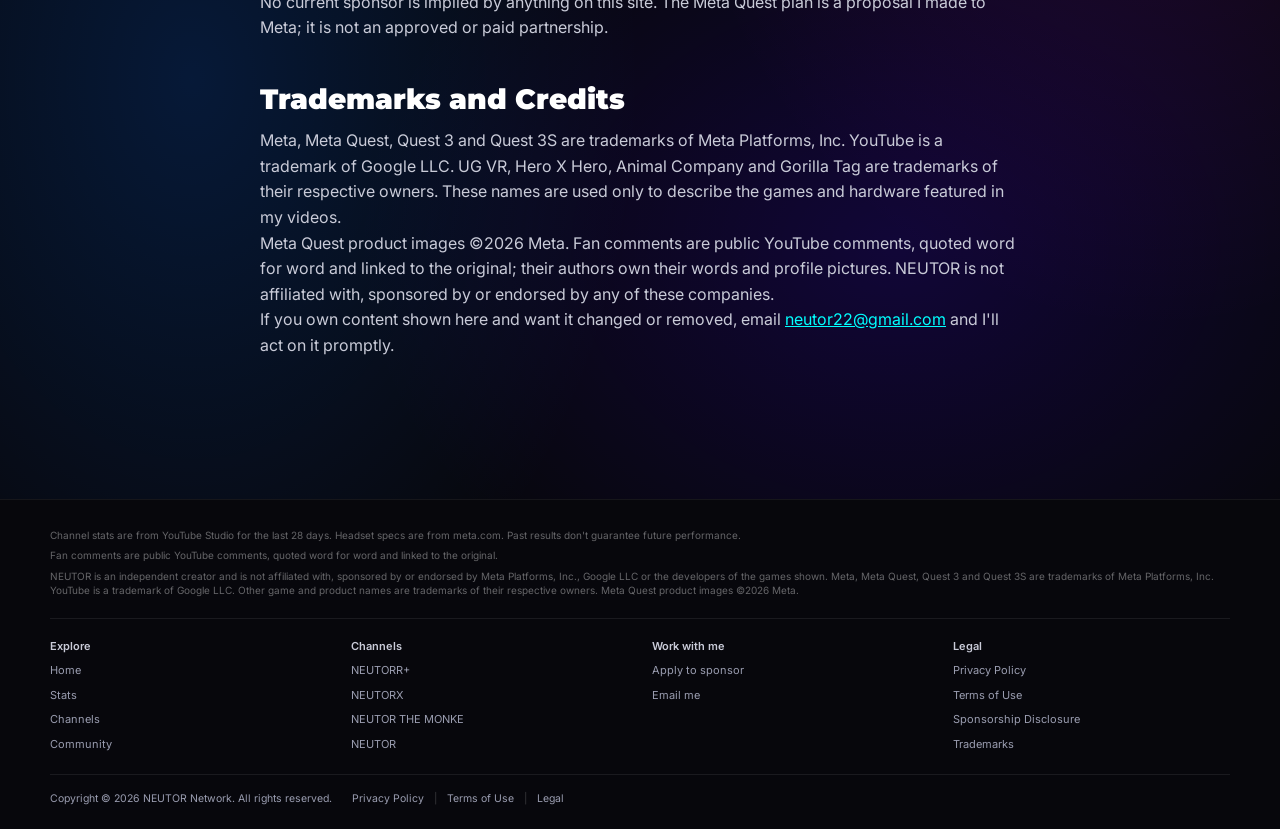
<file: legal.html>
<!doctype html>
<html lang="en">
<head>
  <meta charset="utf-8">
  <meta name="viewport" content="width=device-width, initial-scale=1">
  <title>Legal | NEUTOR</title>
  <meta name="description" content="Privacy policy, terms of use, sponsorship disclosure and trademark notices for truth-pulse.com.">
  <meta name="theme-color" content="#07070c">
  <meta property="og:title" content="NEUTOR | VR &amp; Meta Quest Gaming Creator">
  <meta property="og:description" content="Four Quest gaming channels. 2.89M views and 135.9K watch hours in the last 28 days.">
  <meta property="og:type" content="website">
  <link rel="icon" type="image/png" href="assets/favicon.png">
  <link rel="preconnect" href="https://fonts.googleapis.com">
  <link rel="preconnect" href="https://fonts.gstatic.com" crossorigin>
  <link href="https://fonts.googleapis.com/css2?family=Inter:wght@400;500;600&family=Luckiest+Guy&family=Montserrat:wght@700;800;900&display=swap" rel="stylesheet">
  <!-- Headline style switch: add ?title=network to the URL for the original "NEUTOR Network" headline -->
  <script>if (/[?&]title=network\b/.test(location.search)) document.documentElement.classList.add("title-network");</script>
  <link rel="stylesheet" href="styles.css?v=20261007a">
</head>
<body>
  <a class="skip-link" href="#main">Skip to content</a>

  <header class="site-header">
    <div class="wrap header-inner">
      <a class="brand" href="index.html" aria-label="NEUTOR Network, home">
        <img class="brand-mark" src="assets/pfp-neutorr-plus.webp" width="36" height="36" alt="">
        <span class="brand-text">NEUTOR <span>Network</span></span>
      </a>
      <nav aria-label="Main">
        <ul class="nav-list">
          <li><a href="index.html#channels">Channels</a></li>
          <li><a href="index.html#community">Community</a></li>
        </ul>
      </nav>
      <a class="btn btn-primary btn-sm" href="apply.html">Apply to sponsor</a>
    </div>
  </header>

  <main id="main">
    <section class="section legal-page" aria-labelledby="legal-title">
      <div class="wrap legal-wrap">
        <p class="eyebrow">Legal</p>
        <h1 id="legal-title" class="section-title">Legal and privacy</h1>
        <p class="legal-updated">Last updated October 3, 2026</p>
        <nav class="legal-toc" aria-label="On this page">
          <a href="#privacy">Privacy Policy</a>
          <a href="#terms">Terms of Use</a>
          <a href="#disclosure">Sponsorship Disclosure</a>
          <a href="#trademarks">Trademarks and Credits</a>
        </nav>

        <section id="privacy" aria-labelledby="privacy-h">
          <h2 id="privacy-h">Privacy Policy</h2>
          <p>This site (truth-pulse.com) is run by NEUTOR, an independent content creator. It is a portfolio for brands and doesn't have accounts, cookies, ads or analytics.</p>
          <h3>What I collect</h3>
          <p>Only what you choose to send through the sponsorship application or by email: your name, role, work email, company details and the answers you give about your campaign.</p>
          <h3>How I use it</h3>
          <p>Only to review your application and reply to you. I don't sell, rent or share it with anyone, and I don't add you to a mailing list.</p>
          <h3>Where it's stored</h3>
          <p>Applications are stored privately in my Google account (Google Forms, Sheets and Gmail). Fonts on this site load from Google Fonts, and the site is hosted on GitHub Pages; both may log basic technical data such as your IP address under their own privacy policies.</p>
          <h3>How long I keep it</h3>
          <p>Up to 24 months after our last contact, then it's deleted. You can ask me to delete it sooner at any time.</p>
          <h3>Your choices</h3>
          <p>Email <a href="mailto:neutor22@gmail.com?subject=Privacy%20request">neutor22@gmail.com</a> to see, correct or delete what you sent me. This site is meant for businesses and isn't directed at children.</p>
        </section>

        <section id="terms" aria-labelledby="terms-h">
          <h2 id="terms-h">Terms of Use</h2>
          <p>By using this site you agree to these terms.</p>
          <ul>
            <li>The content on this site, including text, design, logos and channel artwork, belongs to NEUTOR unless stated otherwise. Please don't copy or reuse it without permission.</li>
            <li>Stats are taken from YouTube Studio for the dates shown and are rounded where noted. They describe past performance and are not a promise of future results.</li>
            <li>Sending an application doesn't create a contract or obligation for either side. Any sponsorship is agreed separately, in writing.</li>
            <li>Links to YouTube and other sites are provided for convenience. I'm not responsible for their content.</li>
            <li>The site is provided "as is", without warranties of any kind, to the fullest extent the law allows.</li>
          </ul>
        </section>

        <section id="disclosure" aria-labelledby="disclosure-h">
          <h2 id="disclosure-h">Sponsorship Disclosure</h2>
          <p>Every paid partnership, free product or gifted item is clearly disclosed in the video itself, using YouTube's paid promotion label and a spoken or on-screen disclosure, in line with the FTC Endorsement Guides. My opinions stay my own, and sponsors don't get to change an honest verdict.</p>
          <p>No current sponsor is implied by anything on this site. The Meta Quest plan is a proposal I made to Meta; it is not an approved or paid partnership.</p>
        </section>

        <section id="trademarks" aria-labelledby="trademarks-h">
          <h2 id="trademarks-h">Trademarks and Credits</h2>
          <p>Meta, Meta Quest, Quest 3 and Quest 3S are trademarks of Meta Platforms, Inc. YouTube is a trademark of Google LLC. UG VR, Hero X Hero, Animal Company and Gorilla Tag are trademarks of their respective owners. These names are used only to describe the games and hardware featured in my videos.</p>
          <p>Meta Quest product images ©2026 Meta. Fan comments are public YouTube comments, quoted word for word and linked to the original; their authors own their words and profile pictures. NEUTOR is not affiliated with, sponsored by or endorsed by any of these companies.</p>
          <p>If you own content shown here and want it changed or removed, email <a href="mailto:neutor22@gmail.com?subject=Content%20request">neutor22@gmail.com</a> and I'll act on it promptly.</p>
        </section>
      </div>
    </section>
  </main>

  <footer class="site-footer">
    <div class="wrap">
      <div class="footer-notes">
        <p>Channel stats are from YouTube Studio for the last 28 days. Headset specs are from meta.com. Past results don't guarantee future performance.</p>
        <p>Fan comments are public YouTube comments, quoted word for word and linked to the original.</p>
        <p>NEUTOR is an independent creator and is not affiliated with, sponsored by or endorsed by Meta Platforms, Inc., Google LLC or the developers of the games shown. Meta, Meta Quest, Quest 3 and Quest 3S are trademarks of Meta Platforms, Inc. YouTube is a trademark of Google LLC. Other game and product names are trademarks of their respective owners. Meta Quest product images ©2026 Meta.</p>
      </div>

      <nav class="footer-directory" aria-label="Footer">
        <div class="footer-col">
          <h2>Explore</h2>
          <ul>
            <li><a href="index.html#top">Home</a></li>
            <li><a href="index.html#numbers">Stats</a></li>
            <li><a href="index.html#channels">Channels</a></li>
            <li><a href="index.html#community">Community</a></li>
          </ul>
        </div>
        <div class="footer-col">
          <h2>Channels</h2>
          <ul>
            <li><a href="https://www.youtube.com/@NEUTOR_VRR" target="_blank" rel="noopener">NEUTORR+ <span class="visually-hidden">(opens in a new tab)</span></a></li>
            <li><a href="https://www.youtube.com/channel/UCPEXOtn9LpLbzVFnzu2Xq4A" target="_blank" rel="noopener">NEUTORX <span class="visually-hidden">(opens in a new tab)</span></a></li>
            <li><a href="https://www.youtube.com/@NEUTORTHEMONKE" target="_blank" rel="noopener">NEUTOR THE MONKE <span class="visually-hidden">(opens in a new tab)</span></a></li>
            <li><a href="https://www.youtube.com/@NEUTOR_VR" target="_blank" rel="noopener">NEUTOR <span class="visually-hidden">(opens in a new tab)</span></a></li>
          </ul>
        </div>
        <div class="footer-col">
          <h2>Work with me</h2>
          <ul>
            <li><a href="apply.html">Apply to sponsor</a></li>
            <li><a href="mailto:neutor22@gmail.com?subject=Partnership%20with%20NEUTOR">Email me</a></li>
          </ul>
        </div>
        <div class="footer-col">
          <h2>Legal</h2>
          <ul>
            <li><a href="legal.html#privacy">Privacy Policy</a></li>
            <li><a href="legal.html#terms">Terms of Use</a></li>
            <li><a href="legal.html#disclosure">Sponsorship Disclosure</a></li>
            <li><a href="legal.html#trademarks">Trademarks</a></li>
          </ul>
        </div>
      </nav>

      <div class="footer-legal">
        <p class="footer-copy">Copyright © 2026 NEUTOR Network. All rights reserved.</p>
        <ul class="footer-links">
          <li><a href="legal.html#privacy">Privacy Policy</a></li>
          <li><a href="legal.html#terms">Terms of Use</a></li>
          <li><a href="legal.html">Legal</a></li>
        </ul>
      </div>
    </div>
  </footer>

  <script src="script.js?v=20261007a" defer></script>
</body>
</html>
</file>
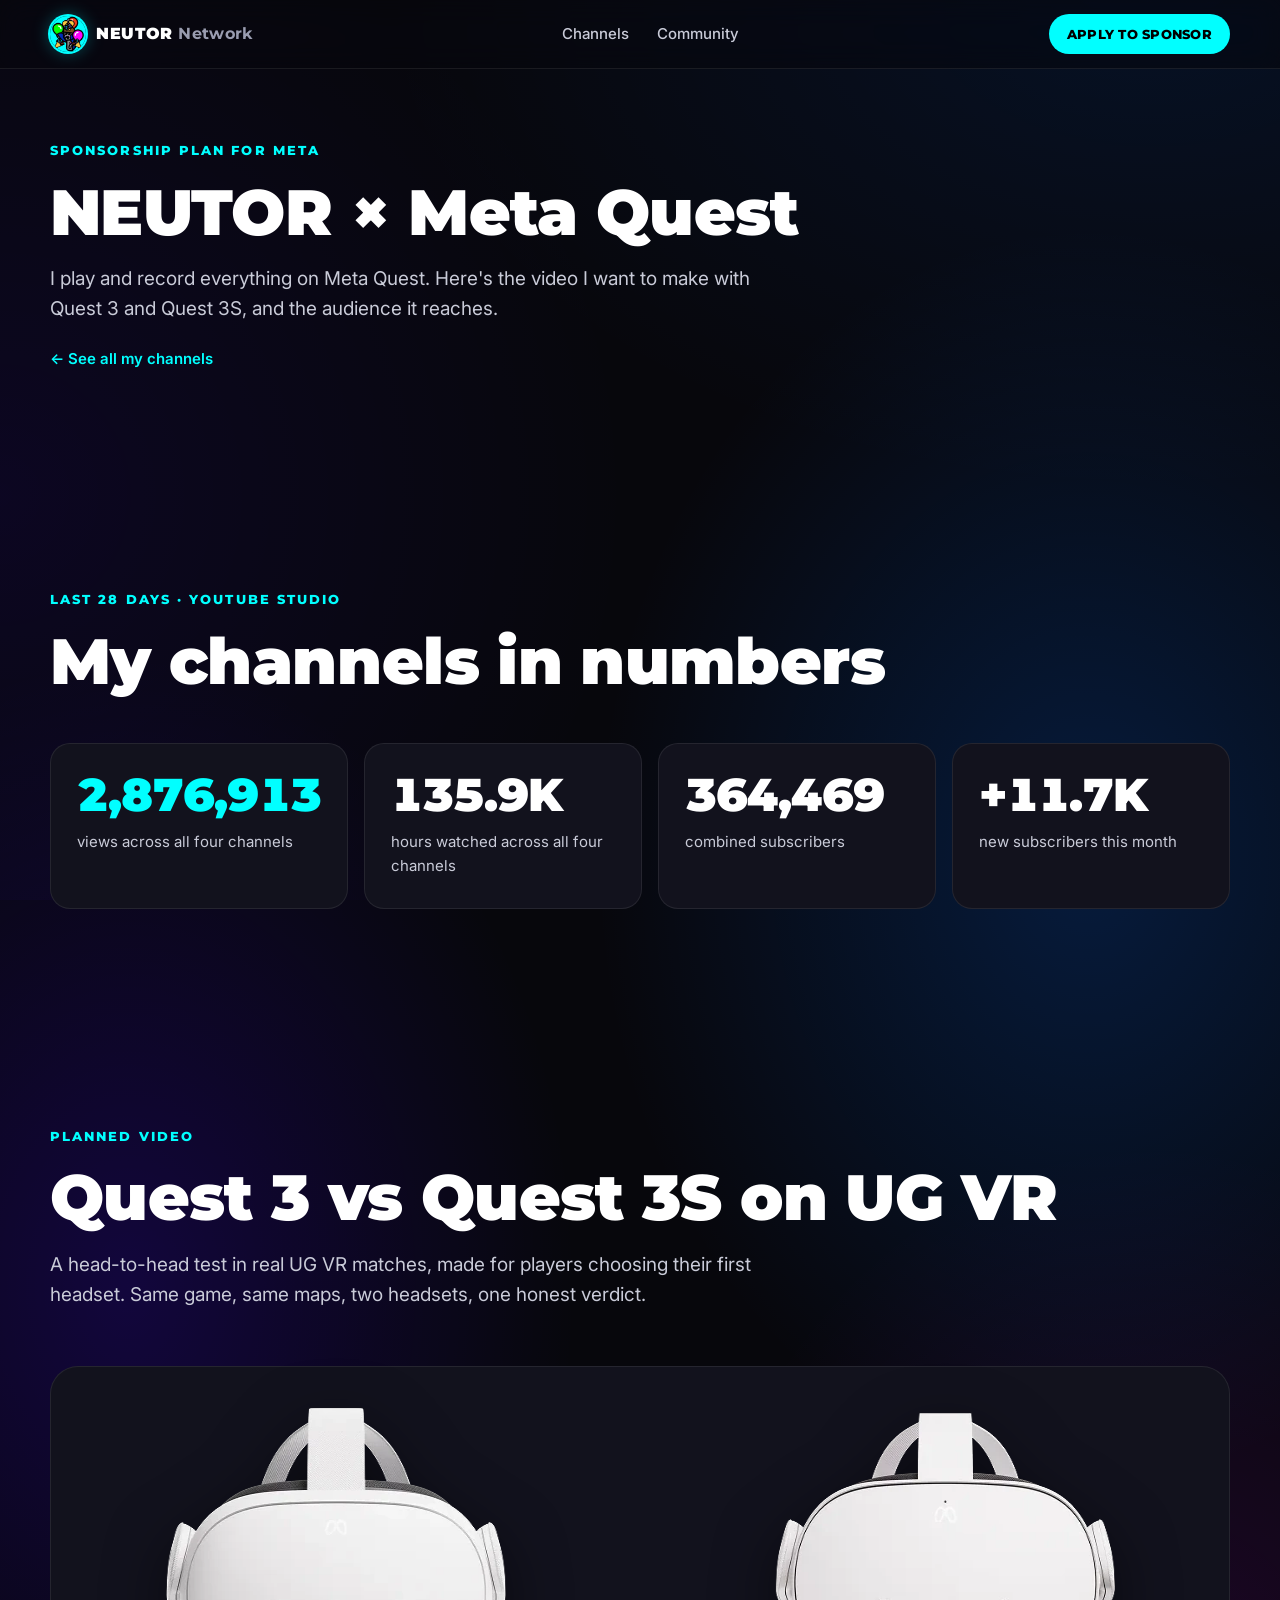
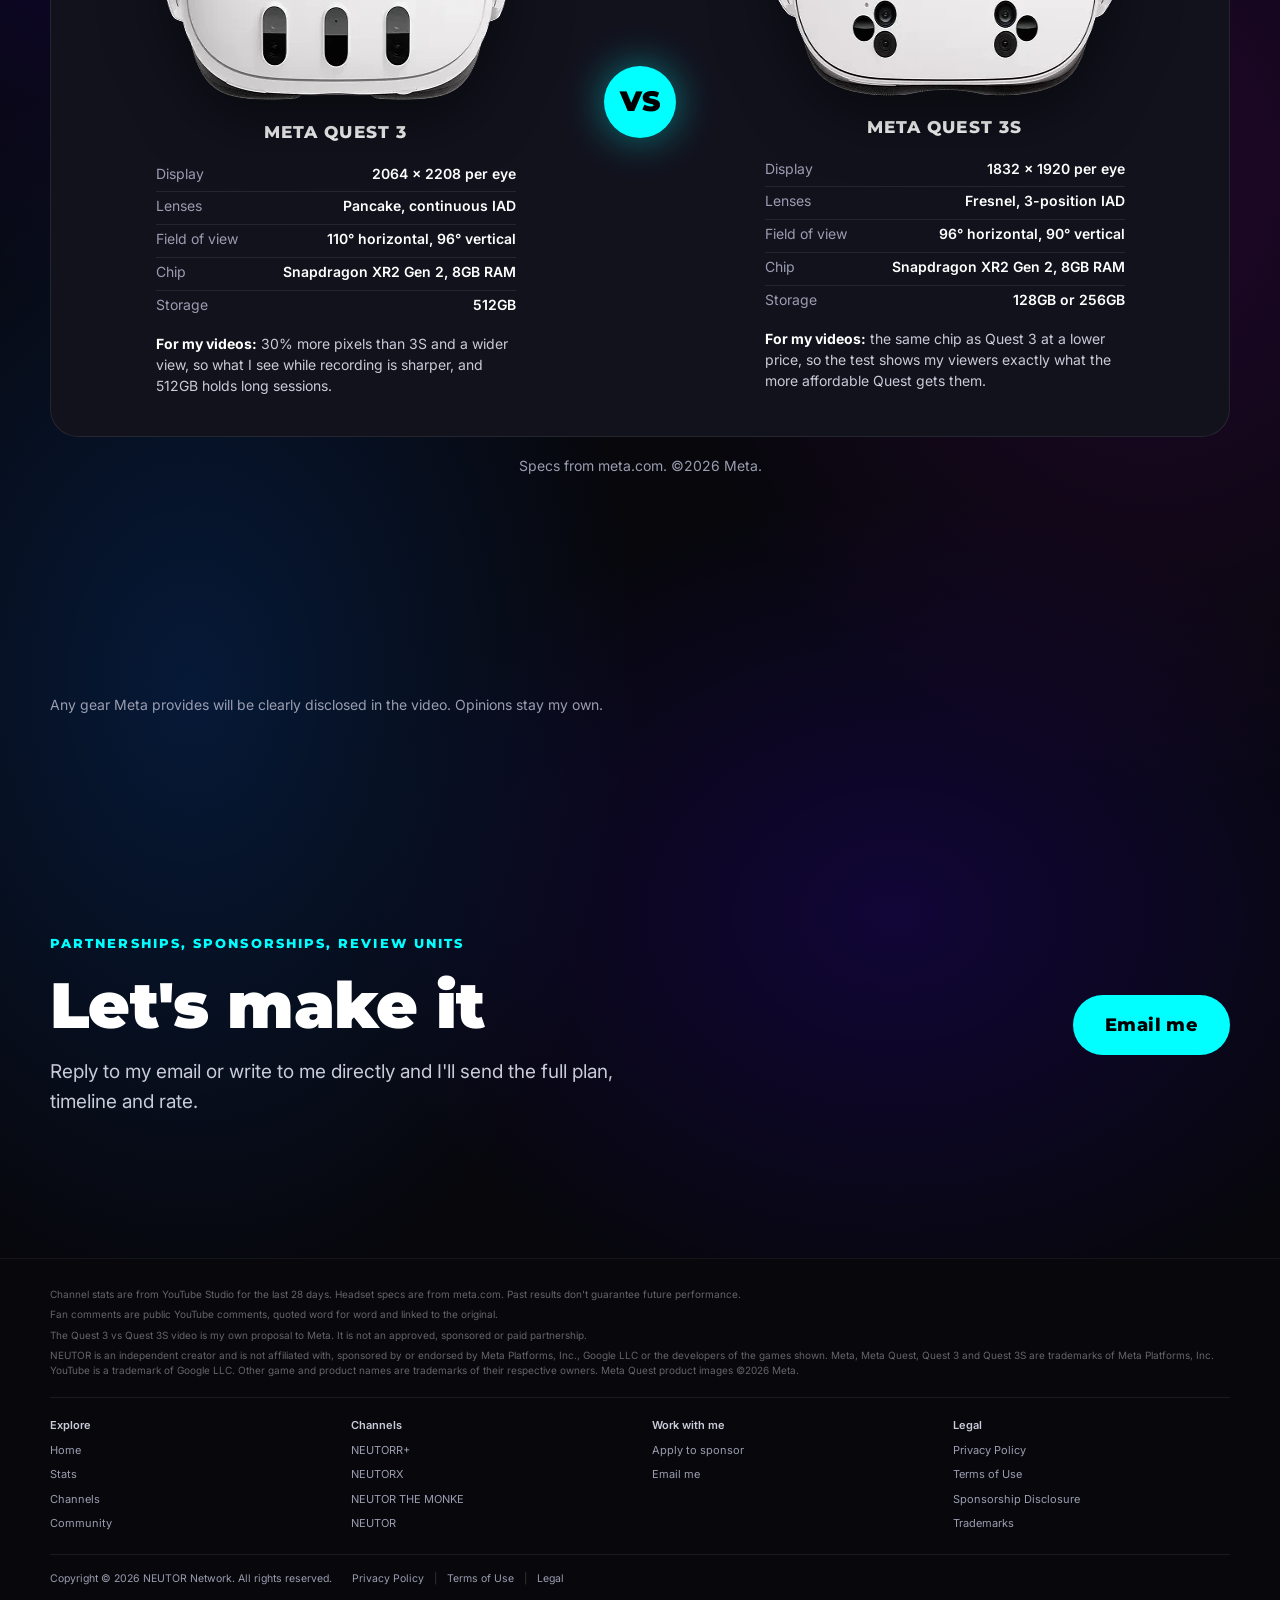
<file: meta.html>
<!doctype html>
<html lang="en">
<head>
  <meta charset="utf-8">
  <meta name="viewport" content="width=device-width, initial-scale=1">
  <title>NEUTOR x Meta Quest | Sponsorship Plan</title>
  <meta name="description" content="NEUTOR's sponsorship plan for Meta: a Quest 3 vs Quest 3S head-to-head on UG VR, for four Quest gaming channels with 2.89M views in 28 days.">
  <meta name="theme-color" content="#07070c">
  <meta property="og:title" content="NEUTOR | VR &amp; Meta Quest Gaming Creator">
  <meta property="og:description" content="Four Quest gaming channels. 2.89M views and 135.9K watch hours in the last 28 days.">
  <meta property="og:type" content="website">
  <link rel="icon" type="image/png" href="assets/favicon.png">
  <link rel="preconnect" href="https://fonts.googleapis.com">
  <link rel="preconnect" href="https://fonts.gstatic.com" crossorigin>
  <link href="https://fonts.googleapis.com/css2?family=Inter:wght@400;500;600&family=Luckiest+Guy&family=Montserrat:wght@700;800;900&display=swap" rel="stylesheet">
  <!-- Headline style switch: add ?title=network to the URL for the original "NEUTOR Network" headline -->
  <script>if (/[?&]title=network\b/.test(location.search)) document.documentElement.classList.add("title-network");</script>
  <link rel="stylesheet" href="styles.css?v=20261007a">
</head>
<body>
  <a class="skip-link" href="#main">Skip to content</a>

  <header class="site-header">
    <div class="wrap header-inner">
      <a class="brand" href="index.html" aria-label="NEUTOR Network, home">
        <img class="brand-mark" src="assets/pfp-neutorr-plus.webp" width="36" height="36" alt="">
        <span class="brand-text">NEUTOR <span>Network</span></span>
      </a>
      <nav aria-label="Main">
        <ul class="nav-list">
          <li><a href="index.html#channels">Channels</a></li>
          <li><a href="index.html#community">Community</a></li>
        </ul>
      </nav>
      <a class="btn btn-primary btn-sm" href="apply.html">Apply to sponsor</a>
    </div>
  </header>

  <main id="main">
    <!-- META PITCH -->
    <section class="section meta-intro" aria-labelledby="meta-title">
      <div class="wrap">
        <p class="eyebrow">Sponsorship plan for Meta</p>
        <h1 id="meta-title" class="section-title">NEUTOR × Meta Quest</h1>
        <p class="section-lead">I play and record everything on Meta Quest. Here's the video I want to make with Quest 3 and Quest 3S, and the audience it reaches.</p>
        <p class="meta-back"><a href="index.html">← See all my channels</a></p>
      </div>
    </section>

    <!-- NUMBERS -->
    <section class="section numbers" id="numbers" aria-labelledby="numbers-title">
      <div class="wrap">
        <p class="eyebrow">Last 28 days · YouTube Studio</p>
        <h2 id="numbers-title" class="section-title">My channels in numbers</h2>
        <ul class="stat-grid" role="list">
          <li class="stat stat-cyan">
            <span class="stat-value" aria-hidden="true" data-count="2893947" data-format="int">2,893,947</span>
            <span class="visually-hidden">2,893,947</span>
            <span class="stat-label">views across all four channels</span>
          </li>
          <li class="stat">
            <span class="stat-value" aria-hidden="true" data-count="135.9" data-format="k1">135.9K</span>
            <span class="visually-hidden">135.9 thousand</span>
            <span class="stat-label">hours watched across all four channels</span>
          </li>
          <li class="stat">
            <span class="stat-value" aria-hidden="true" data-count="366628" data-format="int">366,628</span>
            <span class="visually-hidden">366,628</span>
            <span class="stat-label">combined subscribers</span>
          </li>
          <li class="stat">
            <span class="stat-value" aria-hidden="true" data-count="11.7" data-format="k1plus">+11.7K</span>
            <span class="visually-hidden">11.7 thousand</span>
            <span class="stat-label">new subscribers this month</span>
          </li>
        </ul>
      </div>
    </section>

    <!-- QUEST 3 vs 3S -->
    <section class="section quest" id="quest" aria-labelledby="quest-title">
      <div class="wrap">
        <p class="eyebrow">Planned video</p>
        <h2 id="quest-title" class="section-title">Quest 3 vs Quest 3S on UG VR</h2>
        <p class="section-lead">A head-to-head test in real UG VR matches, made for players choosing their first headset. Same game, same maps, two headsets, one honest verdict.</p>

        <div class="versus">
          <div class="versus-side">
            <div class="versus-img"><img src="assets/quest-3.webp" width="392" height="294" alt="Meta Quest 3" loading="lazy" decoding="async"></div>
            <p class="versus-name">Meta Quest 3</p>
            <dl class="spec spec-static">
                    <div><dt>Display</dt><dd>2064 × 2208 per eye</dd></div>
                    <div><dt>Lenses</dt><dd>Pancake, continuous IAD</dd></div>
                    <div><dt>Field of view</dt><dd>110° horizontal, 96° vertical</dd></div>
                    <div><dt>Chip</dt><dd>Snapdragon XR2 Gen 2, 8GB RAM</dd></div>
                    <div><dt>Storage</dt><dd>512GB</dd></div>
                  </dl>
            <p class="spec-why"><strong>For my videos:</strong> 30% more pixels than 3S and a wider view, so what I see while recording is sharper, and 512GB holds long sessions.</p>
          </div>
          <p class="versus-vs" aria-hidden="true">VS</p>
          <div class="versus-side">
            <div class="versus-img"><img src="assets/quest-3s.webp" width="407" height="284" alt="Meta Quest 3S" loading="lazy" decoding="async"></div>
            <p class="versus-name">Meta Quest 3S</p>
            <dl class="spec spec-static">
                    <div><dt>Display</dt><dd>1832 × 1920 per eye</dd></div>
                    <div><dt>Lenses</dt><dd>Fresnel, 3-position IAD</dd></div>
                    <div><dt>Field of view</dt><dd>96° horizontal, 90° vertical</dd></div>
                    <div><dt>Chip</dt><dd>Snapdragon XR2 Gen 2, 8GB RAM</dd></div>
                    <div><dt>Storage</dt><dd>128GB or 256GB</dd></div>
                  </dl>
            <p class="spec-why"><strong>For my videos:</strong> the same chip as Quest 3 at a lower price, so the test shows my viewers exactly what the more affordable Quest gets them.</p>
          </div>
        </div>
        <p class="fine fine-center">Specs from meta.com. ©2026 Meta.</p>

        <ol class="tests" role="list">
          <li><span class="test-num" aria-hidden="true">01</span><h3>Load times</h3><p>From launch to lobby to match, timed on both headsets.</p></li>
          <li><span class="test-num" aria-hidden="true">02</span><h3>Visuals</h3><p>Side-by-side capture of the same UG VR maps and dinos.</p></li>
          <li><span class="test-num" aria-hidden="true">03</span><h3>Comfort</h3><p>Long sessions, the way my viewers actually play.</p></li>
          <li><span class="test-num" aria-hidden="true">04</span><h3>Match performance</h3><p>How each headset holds up in busy, real multiplayer matches.</p></li>
        </ol>
        <p class="fine">Any gear Meta provides will be clearly disclosed in the video. Opinions stay my own.</p>
      </div>
    </section>

    <!-- CONTACT -->
    <section class="section contact" id="contact" aria-labelledby="contact-title">
      <div class="wrap contact-inner">
        <div>
          <p class="eyebrow">Partnerships, sponsorships, review units</p>
          <h2 id="contact-title" class="section-title">Let's make it</h2>
          <p class="section-lead">Reply to my email or write to me directly and I'll send the full plan, timeline and rate.</p>
        </div>
        <div class="contact-actions">
          <a class="btn btn-primary btn-lg" href="mailto:neutor22@gmail.com?subject=Meta%20Quest%20x%20NEUTOR">Email me</a>
        </div>
      </div>
    </section>
  </main>

  <footer class="site-footer">
    <div class="wrap">
      <div class="footer-notes">
        <p>Channel stats are from YouTube Studio for the last 28 days. Headset specs are from meta.com. Past results don't guarantee future performance.</p>
        <p>Fan comments are public YouTube comments, quoted word for word and linked to the original.</p>
        <p>The Quest 3 vs Quest 3S video is my own proposal to Meta. It is not an approved, sponsored or paid partnership.</p>
        <p>NEUTOR is an independent creator and is not affiliated with, sponsored by or endorsed by Meta Platforms, Inc., Google LLC or the developers of the games shown. Meta, Meta Quest, Quest 3 and Quest 3S are trademarks of Meta Platforms, Inc. YouTube is a trademark of Google LLC. Other game and product names are trademarks of their respective owners. Meta Quest product images ©2026 Meta.</p>
      </div>

      <nav class="footer-directory" aria-label="Footer">
        <div class="footer-col">
          <h2>Explore</h2>
          <ul>
            <li><a href="index.html#top">Home</a></li>
            <li><a href="index.html#numbers">Stats</a></li>
            <li><a href="index.html#channels">Channels</a></li>
            <li><a href="index.html#community">Community</a></li>
          </ul>
        </div>
        <div class="footer-col">
          <h2>Channels</h2>
          <ul>
            <li><a href="https://www.youtube.com/@NEUTOR_VRR" target="_blank" rel="noopener">NEUTORR+ <span class="visually-hidden">(opens in a new tab)</span></a></li>
            <li><a href="https://www.youtube.com/channel/UCPEXOtn9LpLbzVFnzu2Xq4A" target="_blank" rel="noopener">NEUTORX <span class="visually-hidden">(opens in a new tab)</span></a></li>
            <li><a href="https://www.youtube.com/@NEUTORTHEMONKE" target="_blank" rel="noopener">NEUTOR THE MONKE <span class="visually-hidden">(opens in a new tab)</span></a></li>
            <li><a href="https://www.youtube.com/@NEUTOR_VR" target="_blank" rel="noopener">NEUTOR <span class="visually-hidden">(opens in a new tab)</span></a></li>
          </ul>
        </div>
        <div class="footer-col">
          <h2>Work with me</h2>
          <ul>
            <li><a href="apply.html">Apply to sponsor</a></li>
            <li><a href="mailto:neutor22@gmail.com?subject=Partnership%20with%20NEUTOR">Email me</a></li>
          </ul>
        </div>
        <div class="footer-col">
          <h2>Legal</h2>
          <ul>
            <li><a href="legal.html#privacy">Privacy Policy</a></li>
            <li><a href="legal.html#terms">Terms of Use</a></li>
            <li><a href="legal.html#disclosure">Sponsorship Disclosure</a></li>
            <li><a href="legal.html#trademarks">Trademarks</a></li>
          </ul>
        </div>
      </nav>

      <div class="footer-legal">
        <p class="footer-copy">Copyright © 2026 NEUTOR Network. All rights reserved.</p>
        <ul class="footer-links">
          <li><a href="legal.html#privacy">Privacy Policy</a></li>
          <li><a href="legal.html#terms">Terms of Use</a></li>
          <li><a href="legal.html">Legal</a></li>
        </ul>
      </div>
    </div>
  </footer>

  <script src="script.js?v=20261007a" defer></script>
</body>
</html>
</file>
<file: styles.css>
/* NEUTOR Network: near-black, blue/indigo glow, channel accents */
:root {
  --bg: #07070c;
  --bg-2: #0d0d16;
  --surface: #12121d;
  --surface-2: #181826;
  --line: rgba(255, 255, 255, 0.08);
  --ink: #ffffff;
  --ink-2: #c9cbd8;
  --ink-3: #9a9db0;
  --cyan: #01ffff;
  --yellow: #ffff01;
  --magenta: #d200ff;
  --blue: #006cff;
  --indigo: #3f00ff;
  --radius: 20px;
  --wrap: 1180px;
  --display: "Montserrat", system-ui, sans-serif;
  --body: "Inter", system-ui, -apple-system, "Segoe UI", sans-serif;
}

*, *::before, *::after { box-sizing: border-box; }
html { scroll-behavior: smooth; -webkit-text-size-adjust: 100%; }
body {
  margin: 0;
  background: var(--bg);
  color: var(--ink);
  font-family: var(--body);
  font-size: 17px;
  line-height: 1.6;
  -webkit-font-smoothing: antialiased;
  overflow-x: hidden;
}
img { max-width: 100%; display: block; }
a { color: inherit; }
h1, h2, h3 { font-family: var(--display); margin: 0; line-height: 1.05; }
p { margin: 0; }

.wrap { width: min(var(--wrap), 100% - 40px); margin-inline: auto; }

.visually-hidden {
  position: absolute !important; width: 1px; height: 1px; padding: 0; margin: -1px;
  overflow: hidden; clip: rect(0 0 0 0); white-space: nowrap; border: 0;
}
.skip-link {
  position: absolute; left: 16px; top: -60px; z-index: 100;
  background: var(--cyan); color: #000; padding: 10px 16px; border-radius: 10px;
  font-weight: 600; text-decoration: none;
}
.skip-link:focus { top: 12px; }

:focus-visible { outline: 3px solid var(--cyan); outline-offset: 3px; border-radius: 6px; }

/* ---------- Buttons ---------- */
.btn {
  display: inline-flex; align-items: center; justify-content: center; gap: 8px;
  min-height: 48px; padding: 0 24px; border-radius: 999px;
  font-family: var(--display); font-weight: 800; font-size: 15px; letter-spacing: 0.02em;
  text-decoration: none; text-transform: uppercase;
  transition: transform .2s ease, background-color .2s ease, box-shadow .2s ease, color .2s ease;
}
.btn-primary { background: var(--cyan); color: #000; box-shadow: 0 0 0 0 rgba(1,255,255,0); }
.btn-primary:hover { transform: translateY(-2px); box-shadow: 0 10px 30px -8px rgba(1,255,255,.55); }
.btn-ghost { color: var(--ink); border: 1.5px solid rgba(255,255,255,.28); }
.btn-ghost:hover { border-color: var(--cyan); color: var(--cyan); }
.btn-sm { min-height: 40px; padding: 0 18px; font-size: 13px; }
.btn-lg { min-height: 60px; padding: 0 32px; font-size: 18px; text-transform: none; }

/* ---------- Header ---------- */
.site-header {
  position: fixed; inset: 0 0 auto 0; z-index: 50;
  background: rgba(7,7,12,.6);
  backdrop-filter: blur(14px) saturate(140%);
  -webkit-backdrop-filter: blur(14px) saturate(140%);
  border-bottom: 1px solid var(--line);
}
.header-inner { display: flex; align-items: center; justify-content: space-between; gap: 20px; height: 68px; }
.brand { display: inline-flex; align-items: center; gap: 10px; text-decoration: none; }
.brand-mark {
  width: 36px; height: 36px; border-radius: 50%; object-fit: cover;
  box-shadow: 0 0 0 2px var(--cyan), 0 0 18px rgba(1,255,255,.35);
}
.brand-text { font-family: var(--display); font-weight: 900; letter-spacing: .04em; font-size: 16px; }
.brand-text span { color: var(--ink-3); font-weight: 700; letter-spacing: .02em; }
.nav-list { display: flex; gap: 28px; list-style: none; margin: 0; padding: 0; }
.nav-list a { color: var(--ink-2); text-decoration: none; font-weight: 500; font-size: 15px; }
.nav-list a:hover { color: var(--ink); }

/* ---------- Hero scene ---------- */
.scene { position: relative; height: 240vh; }
.scene-sticky {
  position: sticky; top: 0; height: 100vh; height: 100svh; overflow: hidden;
  display: flex; align-items: center;
}
.scene-bg { position: absolute; inset: 0; pointer-events: none; }
.glow { position: absolute; border-radius: 50%; filter: blur(80px); opacity: .55; }
.glow-blue { width: 60vw; height: 60vw; left: 38%; top: -18%; background: radial-gradient(circle, var(--blue), transparent 65%); }
.glow-indigo { width: 55vw; height: 55vw; left: -12%; top: 25%; background: radial-gradient(circle, var(--indigo), transparent 65%); opacity: .45; }
.floor {
  position: absolute; left: -20%; right: -20%; bottom: -10%; height: 55%;
  background-image:
    linear-gradient(rgba(1,255,255,.16) 1px, transparent 1px),
    linear-gradient(90deg, rgba(1,255,255,.16) 1px, transparent 1px);
  background-size: 64px 64px;
  transform: perspective(700px) rotateX(62deg);
  transform-origin: top center;
  -webkit-mask-image: linear-gradient(to bottom, transparent, #000 35%, #000 60%, transparent);
          mask-image: linear-gradient(to bottom, transparent, #000 35%, #000 60%, transparent);
}

.scene-grid {
  position: relative; z-index: 1;
  display: grid; grid-template-columns: 1fr 1.25fr; align-items: center; gap: 32px;
  padding-top: 68px;
}
.eyebrow {
  color: var(--cyan); font-family: var(--display); font-weight: 800;
  font-size: 13px; letter-spacing: .16em; text-transform: uppercase; margin-bottom: 18px;
}
.hero-title {
  font-weight: 900; text-transform: uppercase;
  font-size: clamp(52px, 8.4vw, 116px); letter-spacing: -0.01em; line-height: .92;
  background: linear-gradient(180deg, #fff 55%, #b9c7ff);
  -webkit-background-clip: text; background-clip: text; color: transparent;
}
/* Headline variants: default is "NEUTOR" + cartoon tagline; ?title=network shows the original */
.t-classic { display: none; }
html.title-network .t-classic { display: inline; }
html.title-network .t-new { display: none; }
.hero-title .t-new { font-size: 1.22em; letter-spacing: -0.015em; }
.hero-lockup { display: inline-flex; flex-direction: column; align-items: stretch; }
.hero-tagline {
  margin-top: 12px; display: block; text-align: center; white-space: nowrap;
  font-family: "Luckiest Guy", var(--display); font-weight: 400;
  font-size: clamp(19px, 3.35vw, 47px); line-height: 1; letter-spacing: .03em;
  color: var(--cyan);
  text-shadow: 0 3px 0 var(--indigo), 0 0 22px rgba(1,255,255,.35);
  animation: tagline-pop .7s cubic-bezier(.2,1.4,.4,1) .2s both;
}
html.title-network .hero-lockup { display: block; }
@keyframes tagline-pop {
  0% { opacity: 0; transform: translateY(10px) scale(.92); }
  100% { opacity: 1; transform: none; }
}
@media (prefers-reduced-motion: reduce) { .hero-tagline { animation: none; } }
.hero-lead { margin-top: 24px; font-size: clamp(17px, 1.6vw, 20px); color: var(--ink-2); max-width: 30ch; }
.hero-lead strong { color: var(--ink); font-weight: 600; }
.pitch-note {
  display: flex; align-items: flex-start; gap: 10px; margin-top: 18px; max-width: 46ch;
  font-size: 14px; line-height: 1.5; color: var(--ink-3);
}
.info-i {
  flex: none; display: inline-grid; place-items: center; width: 20px; height: 20px; margin-top: 1px;
  border-radius: 50%; border: 1.5px solid var(--cyan); color: var(--cyan);
  font: 800 12px/1 var(--display); font-style: italic;
}
.made-for {
  display: inline-block; margin-left: 10px; padding: 3px 10px; border-radius: 999px; vertical-align: 1px;
  background: rgba(1,255,255,.12); border: 1px solid rgba(1,255,255,.4);
  font-size: 11px; letter-spacing: .1em; color: var(--cyan);
}
.meta-intro { padding-top: calc(68px + clamp(48px, 7vw, 90px)); padding-bottom: 0; }
.meta-back { margin-top: 20px; }
.meta-back a { color: var(--cyan); text-decoration: none; font-weight: 600; font-size: 15px; }
.meta-back a:hover { text-decoration: underline; }
.apply-page { padding-top: calc(68px + clamp(48px, 7vw, 90px)); min-height: 100vh; }
.apply-back { margin-top: 20px; }
.apply-back a { color: var(--cyan); text-decoration: none; font-weight: 600; font-size: 15px; }
.apply-back a:hover { text-decoration: underline; }
.nav-list a[aria-current="page"] { color: var(--cyan); }
.hero-actions { display: flex; flex-wrap: wrap; gap: 12px; margin-top: 32px; }

/* Stage: headsets + platform */
.stage {
  position: relative; height: min(72vh, 660px);
  display: grid; grid-template-columns: 1fr 1fr; align-items: end; gap: 2%;
  padding: 0 2% 15%;
}
.headset { position: relative; margin: 0; z-index: 2; display: flex; flex-direction: column; align-items: center; }
.headset-body {
  will-change: transform;
  filter: drop-shadow(0 24px 40px rgba(0,0,0,.55)) drop-shadow(0 0 30px rgba(0,108,255,.25));
}
.headset-body img { width: 100%; height: auto; }
.headset-shadow {
  width: 70%; height: 22px; margin-top: 6px; border-radius: 50%;
  background: radial-gradient(closest-side, rgba(0,0,0,.75), transparent);
  will-change: transform, opacity;
}
.headset-label {
  margin-top: 14px; font-family: var(--display); font-weight: 800; font-size: 15px;
  letter-spacing: .06em; text-transform: uppercase; color: var(--ink);
  opacity: 0; transform: translateY(8px); transition: opacity .5s ease, transform .5s ease;
}
.stage.landed .headset-label { opacity: 1; transform: none; }

.platform { position: absolute; left: 0; right: 0; bottom: 6%; height: 26%; z-index: 1; }
/* pedestal side: gives the disc real thickness */
.platform::before {
  content: ""; position: absolute; left: 0; right: 0; top: 50%; height: 34%;
  background: linear-gradient(180deg, #151524, #08080e 70%);
  border-radius: 0 0 50% 50% / 0 0 100% 100%;
  box-shadow: inset 0 -2px 0 rgba(1,255,255,.35), 0 18px 40px -12px rgba(1,255,255,.25);
  transform: translateY(0);
}
.platform::after {
  content: ""; position: absolute; left: 6%; right: 6%; top: 112%; height: 22%;
  border-radius: 50%; background: radial-gradient(closest-side, rgba(1,255,255,.25), transparent);
  filter: blur(6px);
}
.platform-top {
  position: absolute; inset: 0;
  border-radius: 50%;
  background:
    radial-gradient(ellipse at 50% 40%, rgba(255,255,255,.14), transparent 60%),
    linear-gradient(180deg, #1c1c2e, #0b0b14);
  box-shadow:
    inset 0 2px 0 rgba(255,255,255,.18),
    0 0 0 1.5px rgba(1,255,255,.55),
    0 0 40px rgba(1,255,255,.25),
    0 30px 60px -10px rgba(0,0,0,.8);
}
.platform-ring {
  position: absolute; inset: -6% -3%; border-radius: 50%;
  border: 2px solid rgba(1,255,255,.0);
  opacity: 0;
}
.stage.landed .platform-ring { animation: ring 1.1s ease-out 1; }
@keyframes ring {
  0% { opacity: .9; transform: scale(.92); border-color: rgba(1,255,255,.9); }
  100% { opacity: 0; transform: scale(1.18); border-color: rgba(1,255,255,0); }
}

.scroll-hint {
  position: absolute; left: 50%; bottom: 26px; transform: translateX(-50%); z-index: 2;
  display: flex; flex-direction: column; align-items: center; gap: 8px;
  color: var(--ink-3); font-size: 12px; letter-spacing: .2em; text-transform: uppercase;
  transition: opacity .3s ease;
}
.scroll-hint span {
  width: 22px; height: 34px; border: 2px solid var(--ink-3); border-radius: 12px; position: relative;
}
.scroll-hint span::after {
  content: ""; position: absolute; left: 50%; top: 6px; width: 4px; height: 8px; margin-left: -2px;
  border-radius: 2px; background: var(--cyan); animation: wheel 1.6s ease-in-out infinite;
}
@keyframes wheel { 0% { opacity: 1; transform: translateY(0); } 100% { opacity: 0; transform: translateY(10px); } }

/* ---------- Sections ---------- */
.section { position: relative; padding: clamp(80px, 11vw, 140px) 0; }
.section-title { font-weight: 900; font-size: clamp(36px, 5.2vw, 64px); letter-spacing: -0.01em; }
.section-lead { margin-top: 18px; color: var(--ink-2); font-size: clamp(17px, 1.5vw, 19px); max-width: 60ch; }
.fine { margin-top: 28px; color: var(--ink-3); font-size: 14px; }

/* Numbers */
.numbers { background: linear-gradient(180deg, var(--bg), var(--bg-2)); border-top: 1px solid var(--line); }
.stat-grid {
  list-style: none; margin: 48px 0 0; padding: 0;
  display: grid; grid-template-columns: repeat(4, 1fr); gap: 16px;
}
.stat {
  padding: 28px 26px 30px; border-radius: var(--radius);
  background: var(--surface); border: 1px solid var(--line);
}
.stat-value {
  display: block; font-family: var(--display); font-weight: 900;
  font-size: clamp(34px, 3.6vw, 52px); line-height: 1; letter-spacing: -0.02em;
  font-variant-numeric: tabular-nums; white-space: nowrap;
}
.stat-cyan .stat-value { color: var(--cyan); }
.stat-label { display: block; margin-top: 12px; color: var(--ink-2); font-size: 15px; }

/* Channels */
.channel-grid {
  list-style: none; margin: 48px 0 0; padding: 0;
  display: grid; grid-template-columns: repeat(4, 1fr); gap: 16px;
}
.channel {
  position: relative; display: flex; flex-direction: column; gap: 18px;
  padding: 26px; border-radius: var(--radius);
  background: var(--surface); border: 1px solid var(--line);
  overflow: hidden;
  transition: transform .25s ease, border-color .25s ease;
}
.channel::before {
  content: ""; position: absolute; inset: 0 0 auto 0; height: 4px; background: var(--accent);
}
.channel::after {
  content: ""; position: absolute; right: -40%; top: -40%; width: 90%; height: 90%;
  background: radial-gradient(circle, color-mix(in srgb, var(--accent) 22%, transparent), transparent 70%);
  pointer-events: none;
}
.channel:hover { transform: translateY(-4px); border-color: color-mix(in srgb, var(--accent) 45%, transparent); }
.channel-head { display: flex; align-items: center; gap: 14px; }
.avatar { width: 56px; height: 56px; border-radius: 50%; flex: none; border: 2px solid var(--accent); object-fit: cover; }
.avatar-mono {
  display: grid; place-items: center; background: #fff; color: #000;
  font-family: var(--display); font-weight: 900; font-size: 24px;
}
.channel-name { font-size: 18px; font-weight: 900; letter-spacing: .02em; }
.channel-game { color: var(--ink-3); font-size: 14px; margin-top: 4px; }
.channel-big {
  font-family: var(--display); font-weight: 900; color: var(--accent);
  font-size: clamp(30px, 2.6vw, 38px); line-height: 1; font-variant-numeric: tabular-nums;
}
.channel-big .unit { display: block; margin-top: 8px; font-family: var(--body); font-weight: 500; font-size: 14px; color: var(--ink-2); }
.channel-stats { margin: 0; display: grid; gap: 10px; border-top: 1px solid var(--line); padding-top: 16px; }
.channel-stats div { display: flex; justify-content: space-between; gap: 12px; font-size: 15px; }
.channel-stats dt { color: var(--ink-3); }
.channel-stats dd { margin: 0; font-weight: 600; font-variant-numeric: tabular-nums; }
.channel-note { font-size: 14px; color: var(--ink-2); padding: 10px 12px; border-radius: 12px; background: color-mix(in srgb, var(--accent) 10%, transparent); }
.channel-link { margin-top: auto; font-weight: 600; font-size: 15px; color: var(--ink); text-decoration: none; }
.channel-link::after { content: " →"; color: var(--accent); }
.channel-link:hover { text-decoration: underline; text-underline-offset: 3px; }

/* Quest */
.quest { background: radial-gradient(80% 60% at 50% 0%, rgba(63,0,255,.22), transparent 70%), var(--bg); }
.versus {
  margin-top: 56px; display: grid; grid-template-columns: 1fr auto 1fr; align-items: center; gap: 24px;
  padding: 40px; border-radius: 28px; background: var(--surface); border: 1px solid var(--line);
}
.versus-side { display: flex; flex-direction: column; align-items: center; gap: 18px; }
.versus-side img { width: min(340px, 100%); filter: drop-shadow(0 20px 30px rgba(0,0,0,.5)); }
.versus-name { font-family: var(--display); font-weight: 800; letter-spacing: .06em; text-transform: uppercase; }
.versus-vs {
  font-family: var(--display); font-weight: 900; font-size: 28px; color: #000;
  width: 72px; height: 72px; display: grid; place-items: center; border-radius: 50%;
  background: var(--cyan); box-shadow: 0 0 40px rgba(1,255,255,.45);
}
.tests { list-style: none; margin: 24px 0 0; padding: 0; display: grid; grid-template-columns: repeat(4, 1fr); gap: 16px; }
.tests li { padding: 24px; border-radius: var(--radius); background: var(--surface); border: 1px solid var(--line); }
.test-num { font-family: var(--display); font-weight: 900; color: var(--cyan); font-size: 14px; letter-spacing: .1em; }
.tests h3 { margin-top: 10px; font-size: 20px; font-weight: 800; }
.tests p { margin-top: 8px; color: var(--ink-2); font-size: 15px; }

/* Community */
.community { background: var(--bg-2); border-top: 1px solid var(--line); }
.quote-grid { list-style: none; margin: 24px 0 0; padding: 0; columns: 3 280px; column-gap: 16px; }
.quote-grid > li { break-inside: avoid; }
.quote {
  break-inside: avoid; margin: 0 0 16px; padding: 24px 24px 20px; border-radius: var(--radius);
  background: var(--surface); border: 1px solid var(--line);
}
.quote blockquote { margin: 0; font-size: 17px; line-height: 1.5; color: var(--ink); }
.quote blockquote::before { content: "“"; display: block; font-family: var(--display); font-weight: 900; font-size: 44px; line-height: .6; color: var(--qc, var(--cyan)); margin-bottom: 8px; }
.quote figcaption { margin-top: 14px; color: var(--ink-3); font-size: 13px; }
.signal-grid { list-style: none; margin: 40px 0 0; padding: 0; display: grid; grid-template-columns: repeat(3, 1fr); gap: 16px; }
.signal { padding: 24px; border-radius: var(--radius); background: linear-gradient(160deg, rgba(1,255,255,.08), transparent 60%), var(--surface); border: 1px solid var(--line); }
.signal strong { display: block; font-family: var(--display); font-weight: 900; font-size: 28px; color: var(--cyan); line-height: 1.1; }
.signal strong span { display: inline; }
.signal > span { display: block; margin-top: 8px; color: var(--ink-2); font-size: 15px; }
.signal strong { font-size: clamp(32px, 3.4vw, 44px); font-variant-numeric: tabular-nums; }

/* ---------- Flip cards (headset specs) ---------- */
.flip { position: relative; perspective: 1200px; cursor: pointer; border-radius: 18px; outline-offset: 8px; }
.flip-inner {
  position: relative; transform-style: preserve-3d;
  transition: transform .8s cubic-bezier(.2,.75,.25,1);
}
.flip-front, .flip-back { -webkit-backface-visibility: hidden; backface-visibility: hidden; }
.flip-front { position: relative; }
.flip-back {
  position: absolute; left: 50%; top: 50%;
  width: max(100%, 250px); min-height: 100%;
  transform: translate(-50%, -50%) rotateY(180deg);
  display: flex; flex-direction: column; justify-content: center; gap: 10px;
  padding: 16px 18px; border-radius: 18px; text-align: left;
  background:
    radial-gradient(120% 80% at 100% 0%, rgba(1,255,255,.16), transparent 60%),
    linear-gradient(160deg, rgba(24,24,40,.97), rgba(10,10,18,.97));
  border: 1px solid rgba(1,255,255,.45);
  box-shadow: 0 0 0 1px rgba(255,255,255,.04) inset, 0 20px 50px -10px rgba(0,0,0,.8), 0 0 40px rgba(1,255,255,.18);
}
.flip-title { font-family: var(--display); font-weight: 900; font-size: 15px; letter-spacing: .04em; text-transform: uppercase; color: var(--cyan); margin: 0; }
.spec { margin: 0; display: grid; gap: 5px; }
.spec div { display: flex; justify-content: space-between; gap: 12px; font-size: 12.5px; line-height: 1.35; border-bottom: 1px solid var(--line); padding-bottom: 5px; }
.spec div:last-child { border-bottom: 0; padding-bottom: 0; }
.spec dt { color: var(--ink-3); }
.spec dd { margin: 0; font-weight: 600; text-align: right; color: var(--ink); }
.flip-why { font-size: 12.5px; line-height: 1.4; color: var(--ink-2); }
.flip-why strong { color: var(--ink); }

@media (hover: hover) and (pointer: fine) {
  /* hero headsets only flip once they've landed, so a still cursor doesn't catch them mid-float */
  .versus .flip:hover .flip-inner, .stage.landed .flip:hover .flip-inner { transform: rotateY(180deg); }
}
.flip:focus-visible .flip-inner, .flip.is-flipped .flip-inner { transform: rotateY(180deg); }

.spec-badge {
  position: absolute; right: 6%; top: 6%;
  width: 26px; height: 26px; border-radius: 50%; display: grid; place-items: center;
  background: var(--cyan); color: #000; font-family: Georgia, serif; font-style: italic; font-weight: 700; font-size: 15px;
  box-shadow: 0 0 0 0 rgba(1,255,255,.6); animation: badge-pulse 2.4s ease-out infinite;
}
@keyframes badge-pulse { 0% { box-shadow: 0 0 0 0 rgba(1,255,255,.55); } 70%, 100% { box-shadow: 0 0 0 12px rgba(1,255,255,0); } }

.flip-hint {
  position: absolute; left: 0; right: 0; bottom: -2%; z-index: 2; text-align: center;
  color: var(--ink-3); font-size: 13px; letter-spacing: .04em;
  opacity: 0; transition: opacity .5s ease .3s;
}
.stage.landed .flip-hint { opacity: 1; }
.hint-tap { display: none; }
@media (hover: none) { .hint-hover { display: none; } .hint-tap { display: inline; } }

.flip-lg .flip-back { width: max(100%, 320px); padding: 22px 24px; gap: 12px; }
.flip-lg .flip-title { font-size: 18px; }
.flip-lg .spec div, .flip-lg .flip-why { font-size: 14px; }
.fine-center { text-align: center; margin-top: 18px; }

/* ---------- YouTube-style comments ---------- */
.yt-grid { list-style: none; margin: 24px 0 0; padding: 0; display: grid; grid-template-columns: repeat(3, 1fr); gap: 16px; align-items: start; }
.yt {
  display: flex; gap: 14px; padding: 20px; border-radius: var(--radius);
  background: var(--surface); border: 1px solid var(--line);
  border-left: 3px solid var(--qc, var(--cyan));
}
.yt-avatar {
  flex: none; width: 44px; height: 44px; border-radius: 50%;
  object-fit: cover; background: #2a2b3d; box-shadow: 0 0 0 2px rgba(255,255,255,.12);
}
.yt-body { min-width: 0; flex: 1; }
.yt-meta { display: flex; align-items: baseline; gap: 8px; font-size: 13px; }
.yt-user { font-weight: 600; color: var(--ink); }
.yt-time { color: var(--ink-3); }
.yt-text { margin-top: 6px; font-size: 15.5px; line-height: 1.5; color: var(--ink); min-height: 1.5em; overflow-wrap: anywhere; }
.yt-ts { color: #3ea6ff; }
.type.typing::after {
  content: ""; display: inline-block; width: 2px; height: 1.05em; margin-left: 2px; vertical-align: -2px;
  background: var(--qc, var(--cyan)); animation: caret .8s steps(1) infinite;
}
@keyframes caret { 50% { opacity: 0; } }
.yt-foot { margin-top: 12px; display: flex; flex-wrap: wrap; align-items: center; gap: 14px; font-size: 13px; color: var(--ink-3); }
.yt-like { display: inline-flex; align-items: center; gap: 6px; }
.yt-like::before {
  content: ""; width: 16px; height: 16px;
  background: currentColor;
  -webkit-mask: url("data:image/svg+xml,%3Csvg xmlns='http://www.w3.org/2000/svg' viewBox='0 0 24 24'%3E%3Cpath d='M2 21h4V9H2v12zm20-11c0-1.1-.9-2-2-2h-6.31l.95-4.57.03-.32c0-.41-.17-.79-.44-1.06L13.17 1 6.59 7.59C6.22 7.95 6 8.45 6 9v10c0 1.1.9 2 2 2h9c.83 0 1.54-.5 1.84-1.22l3.02-7.05c.09-.23.14-.47.14-.73v-2z'/%3E%3C/svg%3E") center / contain no-repeat;
          mask: url("data:image/svg+xml,%3Csvg xmlns='http://www.w3.org/2000/svg' viewBox='0 0 24 24'%3E%3Cpath d='M2 21h4V9H2v12zm20-11c0-1.1-.9-2-2-2h-6.31l.95-4.57.03-.32c0-.41-.17-.79-.44-1.06L13.17 1 6.59 7.59C6.22 7.95 6 8.45 6 9v10c0 1.1.9 2 2 2h9c.83 0 1.54-.5 1.84-1.22l3.02-7.05c.09-.23.14-.47.14-.73v-2z'/%3E%3C/svg%3E") center / contain no-repeat;
}
.yt-on { color: var(--ink-3); }
.yt-proof { margin-left: auto; color: var(--ink); font-weight: 600; text-decoration: none; display: inline-flex; align-items: center; gap: 6px; }
.yt-proof::before {
  content: ""; width: 20px; height: 14px; flex: none;
  background: url("data:image/svg+xml,%3Csvg xmlns='http://www.w3.org/2000/svg' viewBox='0 0 20 14'%3E%3Crect width='20' height='14' rx='4' fill='%23ff0033'/%3E%3Cpath d='M8 4l5 3-5 3z' fill='%23fff'/%3E%3C/svg%3E") center / contain no-repeat;
}
.yt-proof:hover { color: var(--cyan); }

/* Contact */
/* ---------- Apply to sponsor ---------- */
.apply { background: radial-gradient(60% 80% at 15% 30%, rgba(63,0,255,.22), transparent 70%), var(--bg-2); border-top: 1px solid var(--line); }
.apply-inner { position: relative; display: grid; grid-template-columns: 1fr 1.25fr; gap: 56px; align-items: start; }
.apply-intro { position: sticky; top: 100px; }
.apply-intro .section-lead { margin-top: 18px; }
.apply-points { list-style: none; padding: 0; margin: 28px 0 0; display: grid; gap: 12px; color: var(--ink-2); }
.apply-points li { position: relative; padding-left: 28px; }
.apply-points li::before { content: ""; position: absolute; left: 0; top: .55em; width: 12px; height: 12px; border-radius: 50%; background: var(--cyan); box-shadow: 0 0 12px rgba(1,255,255,.6); }
.apply-form, .apply-thanks {
  background: var(--surface); border: 1px solid var(--line); border-radius: var(--radius);
  padding: clamp(22px, 3.5vw, 36px); display: grid; gap: 18px;
}
.apply-form[hidden], .apply-thanks[hidden] { display: none; }
.field-row { display: grid; grid-template-columns: 1fr 1fr; gap: 18px; }
.field { display: grid; gap: 8px; margin: 0; padding: 0; border: 0; min-width: 0; }
.field label, .field legend { font-weight: 600; font-size: 15px; color: var(--ink); padding: 0; }
.field legend { margin-bottom: 8px; }
.req { color: var(--cyan); }
.opt { color: var(--ink-3); font-weight: 400; }
.apply-form input[type="text"], .apply-form input[type="email"], .apply-form input[type="url"],
.apply-form select, .apply-form textarea {
  width: 100%; min-height: 48px; padding: 12px 14px; border-radius: 12px;
  background: var(--bg); color: var(--ink); border: 1.5px solid rgba(255,255,255,.16);
  font: inherit; font-size: 16px; transition: border-color .2s ease, box-shadow .2s ease;
}
.apply-form textarea { resize: vertical; min-height: 96px; }
.apply-form select { appearance: none; -webkit-appearance: none; padding-right: 40px;
  background-image: linear-gradient(45deg, transparent 50%, var(--ink-2) 50%), linear-gradient(135deg, var(--ink-2) 50%, transparent 50%);
  background-position: calc(100% - 20px) 50%, calc(100% - 14px) 50%; background-size: 6px 6px; background-repeat: no-repeat; }
.apply-form ::placeholder { color: var(--ink-3); }
.apply-form input:focus, .apply-form select:focus, .apply-form textarea:focus { outline: none; border-color: var(--cyan); box-shadow: 0 0 0 3px rgba(1,255,255,.25); }
.apply-form [aria-invalid="true"] { border-color: #ff5c7a; }
.checks { display: flex; flex-wrap: wrap; gap: 10px; }
.check { position: relative; display: inline-flex; cursor: pointer; }
.check input { position: absolute; opacity: 0; inset: 0; margin: 0; cursor: pointer; }
.check span { display: inline-flex; align-items: baseline; gap: 6px; min-height: 44px; align-items: center; padding: 8px 16px; border-radius: 999px; border: 1.5px solid rgba(255,255,255,.2); color: var(--ink-2); font-size: 15px; transition: all .2s ease; }
.check small { color: var(--ink-3); font-size: 12px; }
.check input:checked + span { border-color: var(--cyan); color: #000; background: var(--cyan); }
.check input:checked + span small { color: rgba(0,0,0,.65); }
.check input:focus-visible + span { outline: 3px solid var(--cyan); outline-offset: 3px; }
.form-note { color: var(--ink-3); font-size: 14px; }
.form-step { border: 0; margin: 0; padding: 0; display: grid; gap: 18px; min-width: 0; }
.form-step:not(:last-of-type) { border-bottom: 1px solid var(--line); padding-bottom: 26px; margin-bottom: 6px; }
.step-title { display: flex; align-items: center; flex-wrap: wrap; gap: 4px 12px; padding: 0; margin-bottom: 4px;
  font-family: var(--display); font-weight: 900; font-size: 22px; color: var(--ink); }
.step-num { display: inline-grid; place-items: center; width: 32px; height: 32px; border-radius: 50%;
  background: var(--cyan); color: #000; font-size: 16px; }
.step-sub { width: 100%; font-family: var(--body); font-weight: 400; font-size: 14px; color: var(--ink-3); }
.hint { color: var(--ink-3); font-size: 14px; margin-top: -2px; }
.checks-wide .check span { border-radius: 14px; line-height: 1.4; }
.field[data-group][aria-invalid="true"] .check span { border-color: #ff5c7a; }
.hp { position: absolute; left: -9999px; width: 1px; height: 1px; overflow: hidden; }
.form-error { color: #ff8da1; font-weight: 600; }
.apply-form .btn { justify-self: start; border: 0; cursor: pointer; }
.apply-form .btn[disabled] { opacity: .6; cursor: progress; }
.apply-thanks { text-align: center; padding-block: 56px; }
.apply-thanks h3 { font-size: clamp(28px, 4vw, 40px); font-weight: 900; color: var(--cyan); }
.apply-thanks p { color: var(--ink-2); }
@media (max-width: 860px) {
  .apply-inner { grid-template-columns: 1fr; gap: 36px; }
  .field-row { grid-template-columns: 1fr; }
  .apply-intro { position: static; }
}

.contact { background: radial-gradient(70% 90% at 80% 50%, rgba(0,108,255,.28), transparent 70%), var(--bg); border-top: 1px solid var(--line); }
.contact-inner { display: grid; grid-template-columns: 1.2fr 1fr; align-items: center; gap: 40px; }
.contact-actions { display: flex; flex-wrap: wrap; gap: 12px; justify-content: flex-end; }

/* Footer */

/* Reveal on scroll */
.reveal { opacity: 0; transform: translateY(24px); transition: opacity .7s ease, transform .7s ease; }
.reveal.in { opacity: 1; transform: none; }

/* ---------- Responsive ---------- */
@media (max-width: 1080px) {
  .stat-grid, .channel-grid { grid-template-columns: repeat(2, 1fr); }
  .tests { grid-template-columns: repeat(2, 1fr); }
  .signal-grid { grid-template-columns: 1fr; }
  .yt-grid { grid-template-columns: repeat(2, 1fr); }
}
@media (max-width: 860px) {
  .nav-list { display: none; }
  .scene { height: 210vh; }
  .scene-grid { grid-template-columns: 1fr; gap: 0; padding-top: 76px; }
  .stage { order: -1; height: 40vh; padding-bottom: 14%; margin-top: 16px; }
  .hero-copy { text-align: left; }
  .hero-lead { max-width: none; }
  .contact-inner { grid-template-columns: 1fr; }
  .contact-actions { justify-content: flex-start; }
  .versus { grid-template-columns: 1fr; padding: 28px; }
  .versus-vs { margin: 0 auto; }
}
@media (max-width: 560px) {
  body { font-size: 16px; }
  .wrap { width: calc(100% - 32px); }
  .stat-grid, .channel-grid, .tests, .yt-grid { grid-template-columns: 1fr; }
  .flip-back { width: max(100%, 230px); padding: 12px 14px; gap: 6px; }
  .spec div, .flip-why { font-size: 11.5px; }
  /* keep hero spec panels on screen: anchor each to its outer edge.
     The card rotates 180deg, which mirrors left/right, so the anchors are swapped here. */
  .stage .headset[data-headset="0"] .flip-back { left: auto; right: 0; transform: translate(0, -50%) rotateY(180deg); }
  .stage .headset[data-headset="1"] .flip-back { left: 0; transform: translate(0, -50%) rotateY(180deg); }
  .stage { margin-bottom: 30px; }
  .flip-hint { bottom: -24px; font-size: 12px; }
  .brand-text span { display: none; }
  .stage { height: 34vh; }
  .headset-label { font-size: 12px; }
  .scroll-hint { display: none; }
}

/* ---------- Reduced motion ---------- */
@media (prefers-reduced-motion: reduce) {
  html { scroll-behavior: auto; }
  .scene { height: auto; }
  .scene-sticky { position: relative; height: auto; min-height: 100svh; padding: 100px 0 60px; }
  .scroll-hint { display: none; }
  .reveal { opacity: 1; transform: none; transition: none; }
  .headset-label { opacity: 1; transform: none; transition: none; }
  .btn, .channel { transition: none; }
  .flip-inner { transition: none; }
  .spec-badge { animation: none; }
  .flip-hint { opacity: 1; transition: none; }
}

/* ---------- Footer (Apple-style: notes, directory, legal bar) ---------- */
.site-footer { background: var(--bg-2); border-top: 1px solid var(--line); padding: 28px 0 22px; color: var(--ink-3); font-size: 12px; line-height: 1.5; }
.footer-notes { display: grid; gap: 10px; padding-bottom: 20px; border-bottom: 1px solid var(--line); }
.footer-notes p { max-width: none; }
.footer-directory { display: grid; grid-template-columns: repeat(4, 1fr); gap: 24px; padding: 22px 0; border-bottom: 1px solid var(--line); }
.footer-col h2 { font-family: var(--body); font-size: 12px; font-weight: 600; color: var(--ink-2); margin-bottom: 10px; letter-spacing: 0; }
.footer-col ul { list-style: none; margin: 0; padding: 0; display: grid; gap: 8px; }
.footer-col a, .footer-links a, .footer-notes a { color: var(--ink-3); text-decoration: none; }
.footer-col a:hover, .footer-links a:hover { color: var(--ink); text-decoration: underline; }
.footer-legal { display: flex; flex-wrap: wrap; align-items: center; gap: 8px 20px; padding-top: 16px; }
.footer-links { display: flex; flex-wrap: wrap; list-style: none; margin: 0; padding: 0; }
.footer-links li + li::before { content: "|"; margin: 0 10px; color: rgba(255,255,255,.2); }
.footer-locale { margin-left: auto; }
@media (max-width: 860px) {
  .footer-directory { grid-template-columns: repeat(2, 1fr); }
  .footer-locale { margin-left: 0; width: 100%; }
}

/* ---------- Legal page ---------- */
.legal-page { padding-top: calc(68px + clamp(48px, 7vw, 90px)); }
.legal-wrap { max-width: 760px; }
.legal-updated { color: var(--ink-3); margin-top: 14px; font-size: 14px; }
.legal-toc { display: flex; flex-wrap: wrap; gap: 10px; margin: 28px 0 8px; }
.legal-toc a { padding: 8px 16px; border-radius: 999px; border: 1px solid rgba(255,255,255,.2); color: var(--ink-2); text-decoration: none; font-size: 14px; }
.legal-toc a:hover { border-color: var(--cyan); color: var(--cyan); }
.legal-wrap section { padding-top: 44px; scroll-margin-top: 80px; }
.legal-wrap h2 { font-size: 28px; font-weight: 900; margin-bottom: 14px; }
.legal-wrap h3 { font-family: var(--body); font-size: 17px; font-weight: 600; margin: 22px 0 6px; }
.legal-wrap p, .legal-wrap li { color: var(--ink-2); font-size: 16px; }
.legal-wrap ul { padding-left: 20px; display: grid; gap: 10px; }
.legal-wrap a { color: var(--cyan); }

/* ---------- Image credit, static Quest specs ---------- */
.img-credit {
  position: absolute; right: 2%; bottom: 2%; z-index: 3; margin: 0;
  font-size: 10px; letter-spacing: .02em; color: rgba(255,255,255,.35);
}
.versus-img { display: flex; justify-content: center; width: 100%; }
.spec-static { width: min(360px, 100%); }
.spec-static div { font-size: 14px; padding-bottom: 8px; }
.spec-why { width: min(360px, 100%); font-size: 14px; line-height: 1.5; color: var(--ink-2); }
.spec-why strong { color: var(--ink); }

/* Fine print: small and quiet */
.site-footer { font-size: 11px; }
.footer-notes { gap: 6px; }
.footer-notes p { font-size: 10px; line-height: 1.45; color: rgba(255,255,255,.38); }
.footer-col h2 { font-size: 11px; }
.footer-legal { font-size: 10.5px; }

/* One continuous backdrop: no hard cuts between sections */
body {
  background:
    radial-gradient(1100px 700px at 90% 0%, rgba(0,108,255,.10), transparent 70%),
    radial-gradient(900px 900px at 0% 55%, rgba(63,0,255,.09), transparent 70%),
    var(--bg);
  background-attachment: fixed;
}
.numbers, .channels, .quest, .community, .contact, .apply, .meta-intro, .legal-page { background: transparent; border-top: 0; }
.section + .section { padding-top: clamp(40px, 6vw, 80px); }
.scene + .section { padding-top: clamp(40px, 6vw, 80px); }
.site-footer { background: transparent; border-top: 1px solid rgba(255,255,255,.06); }
.scene-bg { -webkit-mask-image: linear-gradient(to bottom, #000 70%, transparent); mask-image: linear-gradient(to bottom, #000 70%, transparent); }

/* Carry the hero's color down the page instead of dropping to flat black */
main { position: relative; isolation: isolate; }
main::before {
  content: ""; position: absolute; inset: 0; z-index: -1; pointer-events: none;
  background:
    radial-gradient(55% 900px at 85% 30%, rgba(0,108,255,.20), transparent 70%),
    radial-gradient(50% 900px at 10% 45%, rgba(63,0,255,.20), transparent 70%),
    radial-gradient(55% 900px at 90% 62%, rgba(210,0,255,.12), transparent 70%),
    radial-gradient(50% 900px at 15% 80%, rgba(0,108,255,.18), transparent 70%),
    radial-gradient(60% 600px at 70% 88%, rgba(63,0,255,.18), transparent 70%);
}
.scene-bg { -webkit-mask-image: linear-gradient(to bottom, #000 80%, transparent); mask-image: linear-gradient(to bottom, #000 80%, transparent); }

/* Hero specs: only once the headsets have landed on the platform */
.stage .spec-badge { transition: opacity .3s ease, transform .3s ease; }
.stage:not(.landed) .spec-badge { opacity: 0; transform: scale(.6); }
.stage:not(.landed) .flip { pointer-events: none; }
.stage:not(.landed) .flip-inner { transform: none !important; }
.headset:hover, .headset:focus-within, .headset:has(.is-flipped) { z-index: 6; }
.field[hidden] { display: none; }

/* ---------- Apply flow: one short step at a time, no scrolling ---------- */
.apply-flow {
  min-height: 100vh; min-height: 100svh;
  display: grid; place-items: center;
  padding: calc(68px + 24px) 20px 32px;
}
.flow-wrap { width: min(620px, 100%); display: grid; gap: 14px; }
.flow-top { display: flex; align-items: baseline; justify-content: space-between; gap: 12px; }
.flow-kicker {
  font-family: var(--display); font-weight: 800; font-size: 14px; line-height: 1.2;
  letter-spacing: .14em; text-transform: uppercase; color: var(--cyan);
}
.flow-count { color: var(--ink-3); font-size: 14px; font-variant-numeric: tabular-nums; }
.flow-bar { height: 6px; border-radius: 999px; background: rgba(255,255,255,.08); overflow: hidden; }
.flow-bar span {
  display: block; height: 100%; width: calc(100% / 6); border-radius: inherit;
  background: linear-gradient(90deg, var(--blue), var(--cyan));
  box-shadow: 0 0 14px rgba(1,255,255,.5);
  transition: width .45s cubic-bezier(.2,.8,.2,1);
}
.flow-card {
  position: relative; display: grid; gap: 22px;
  padding: clamp(24px, 4vw, 40px); border-radius: 24px;
  background: linear-gradient(160deg, rgba(24,24,40,.92), rgba(12,12,20,.92));
  border: 1px solid var(--line);
  box-shadow: 0 30px 80px -30px rgba(0,0,0,.8), 0 0 0 1px rgba(1,255,255,.04) inset;
}
.flow-card[hidden] { display: none; }
.flow-step { border: 0; margin: 0; padding: 0; min-width: 0; display: grid; gap: 18px; }
.flow-step[hidden] { display: none; }
.flow-q {
  padding: 0; margin: 0 0 4px; outline: none;
  font-family: var(--display); font-weight: 900; line-height: 1.1;
  font-size: clamp(26px, 4vw, 36px); letter-spacing: -0.01em; color: var(--ink);
}
.flow-sub { color: var(--ink-3); font-size: 15px; margin-top: -10px; }
.flow-card .field { gap: 8px; }
.flow-card .field > legend { font-weight: 600; font-size: 15px; margin-bottom: 8px; padding: 0; }
.flow-card input[type="text"], .flow-card input[type="email"], .flow-card textarea {
  width: 100%; font: inherit; font-size: 16px; color: var(--ink);
  background: rgba(255,255,255,.04); border: 1.5px solid rgba(255,255,255,.16);
  border-radius: 14px; padding: 13px 16px; transition: border-color .2s ease, box-shadow .2s ease;
}
.flow-card textarea { resize: none; min-height: 0; }
.flow-card ::placeholder { color: var(--ink-3); }
.flow-card input:focus, .flow-card textarea:focus { outline: none; border-color: var(--cyan); box-shadow: 0 0 0 3px rgba(1,255,255,.25); }
.flow-card [aria-invalid="true"] { border-color: #ff5c7a; }
.flow-card .check input[type="radio"] { position: absolute; opacity: 0; inset: 0; margin: 0; cursor: pointer; }
.flow-card .checks-wide .check span { padding: 14px 18px; font-size: 15.5px; color: var(--ink); }
.flow-nav { display: flex; justify-content: space-between; align-items: center; gap: 12px; margin-top: 4px; }
.flow-nav .btn { border: 0; cursor: pointer; }
.flow-nav .btn-ghost { border: 1.5px solid rgba(255,255,255,.28); background: transparent; }
.flow-next { margin-left: auto; min-width: 160px; }
.flow-next[disabled] { opacity: .6; cursor: progress; }
.flow-alt { text-align: center; color: var(--ink-3); font-size: 14px; }
.flow-alt a { color: var(--ink-2); }
.apply-thanks { text-align: center; justify-items: center; padding-block: 48px; }
.apply-thanks h2 { font-family: var(--display); font-size: clamp(28px, 4vw, 40px); font-weight: 900; color: var(--cyan); }
.apply-thanks p { color: var(--ink-2); max-width: 44ch; }

/* step transitions */
.flow-step.enter-next { animation: flow-in-next .38s cubic-bezier(.2,.8,.2,1) both; }
.flow-step.enter-back { animation: flow-in-back .38s cubic-bezier(.2,.8,.2,1) both; }
@keyframes flow-in-next { from { opacity: 0; transform: translateX(28px); } to { opacity: 1; transform: none; } }
@keyframes flow-in-back { from { opacity: 0; transform: translateX(-28px); } to { opacity: 1; transform: none; } }
.flow-card.shake { animation: flow-shake .35s ease; }
@keyframes flow-shake { 25% { transform: translateX(-6px); } 50% { transform: translateX(5px); } 75% { transform: translateX(-3px); } }

@media (max-width: 560px) {
  .apply-flow { place-items: start center; padding-top: calc(68px + 16px); }
  .flow-card { gap: 18px; }
  .flow-nav .btn { min-height: 48px; }
  .flow-next { min-width: 0; flex: 1; }
}
@media (prefers-reduced-motion: reduce) {
  .flow-step.enter-next, .flow-step.enter-back, .flow-card.shake { animation: none; }
  .flow-bar span { transition: none; }
}
.flow-nav .btn[hidden], .form-error[hidden] { display: none; }
</file>
